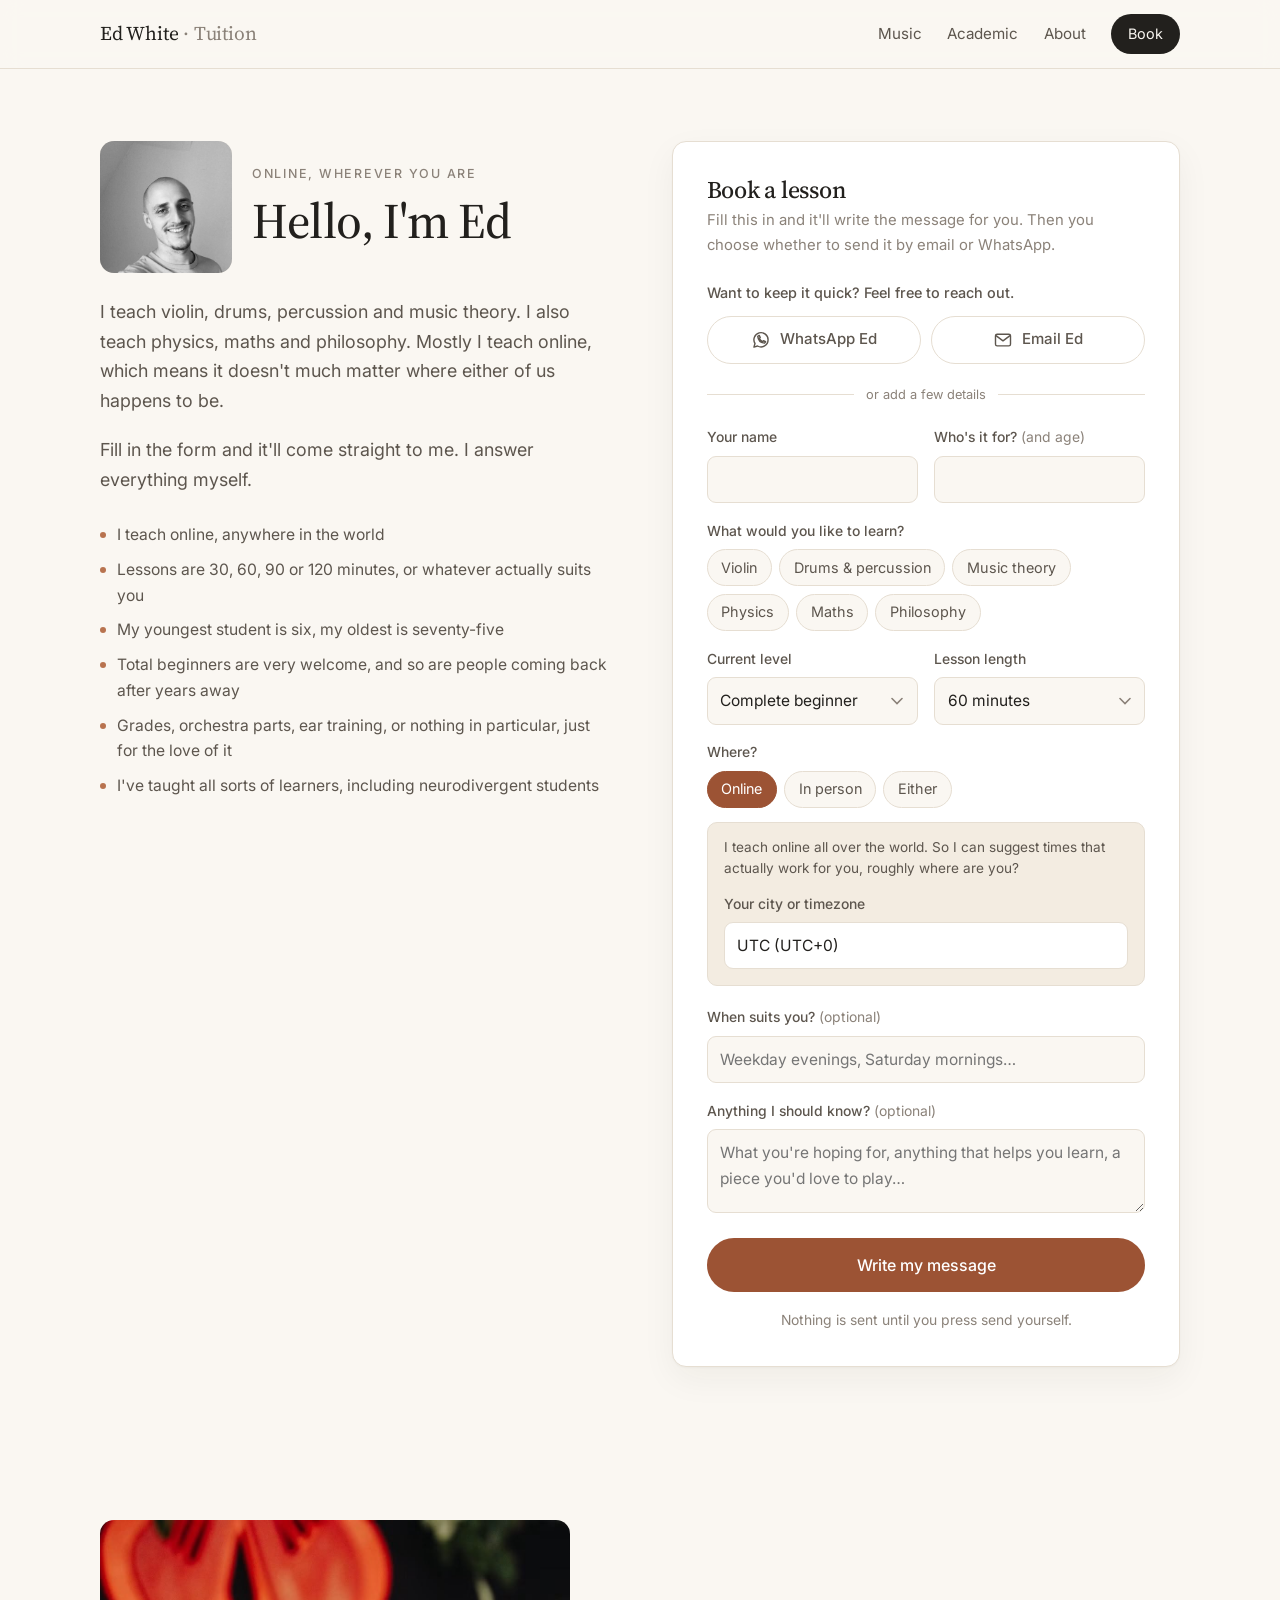
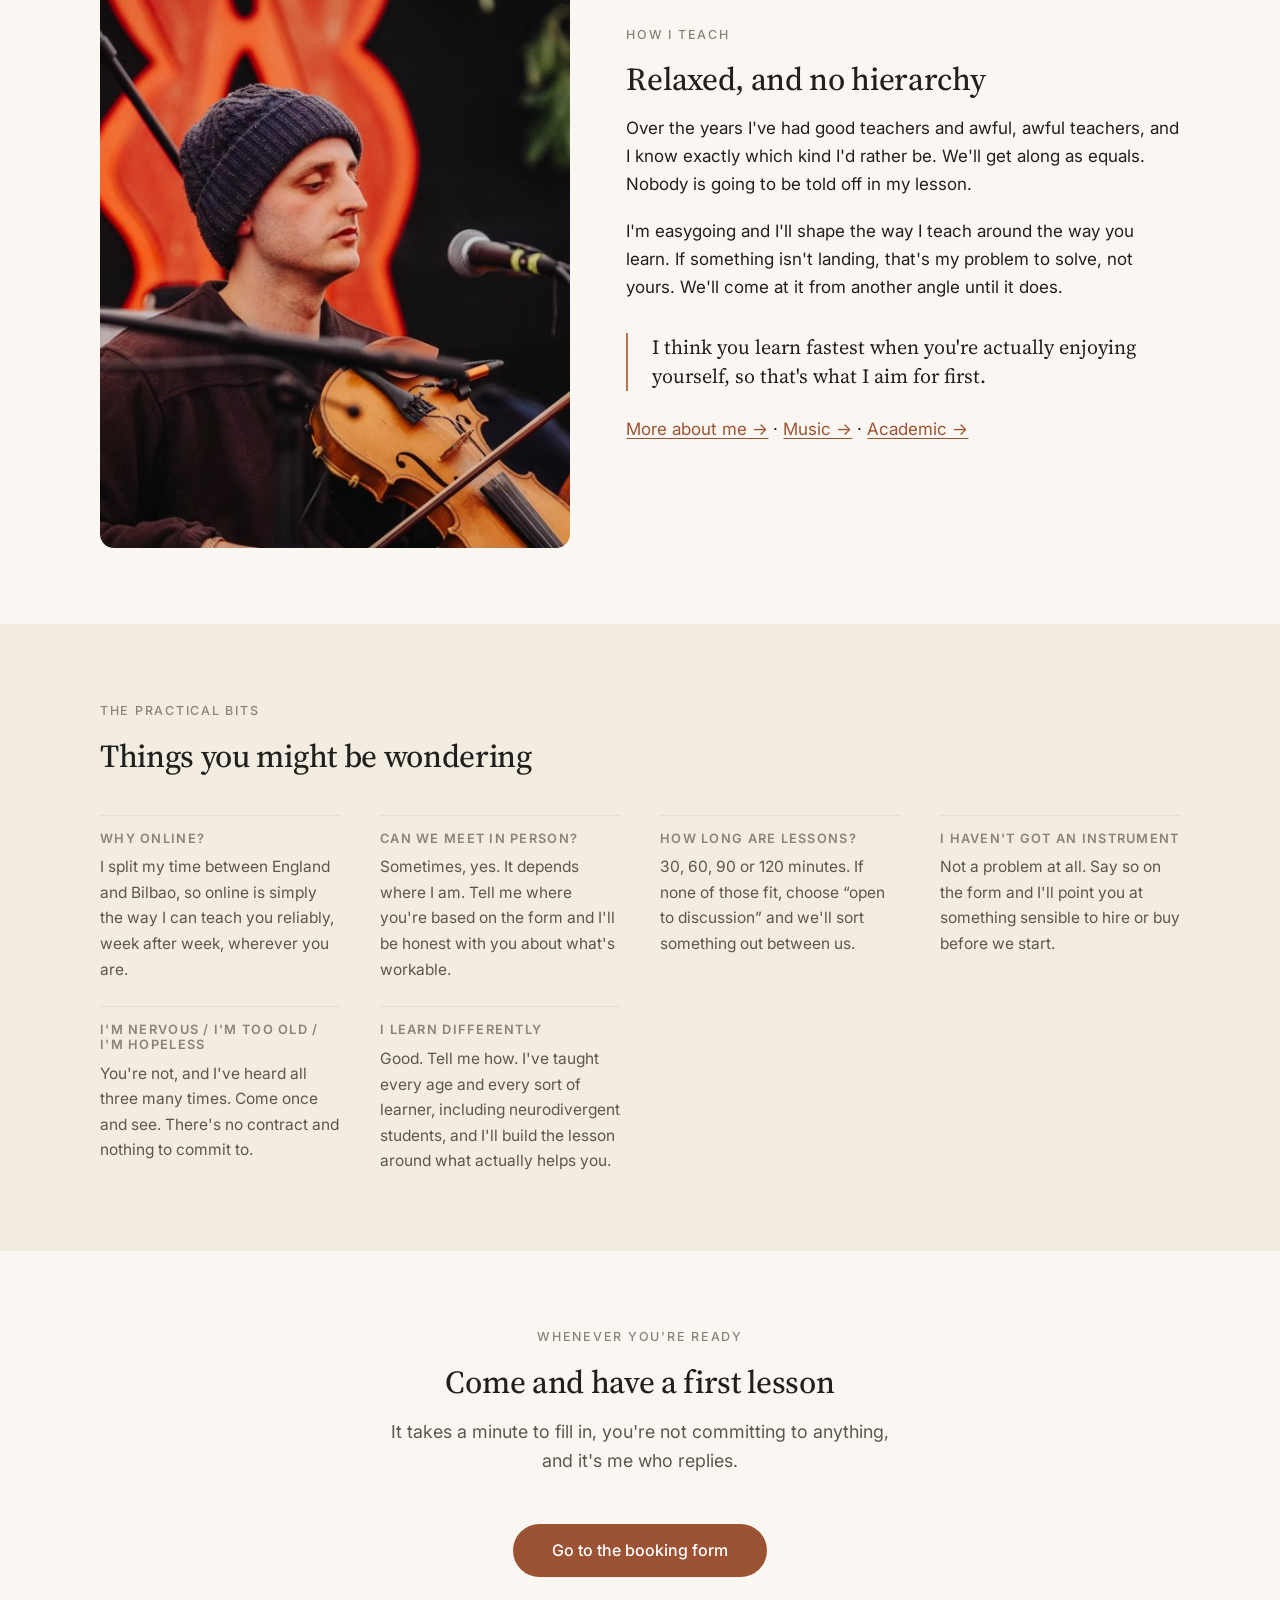
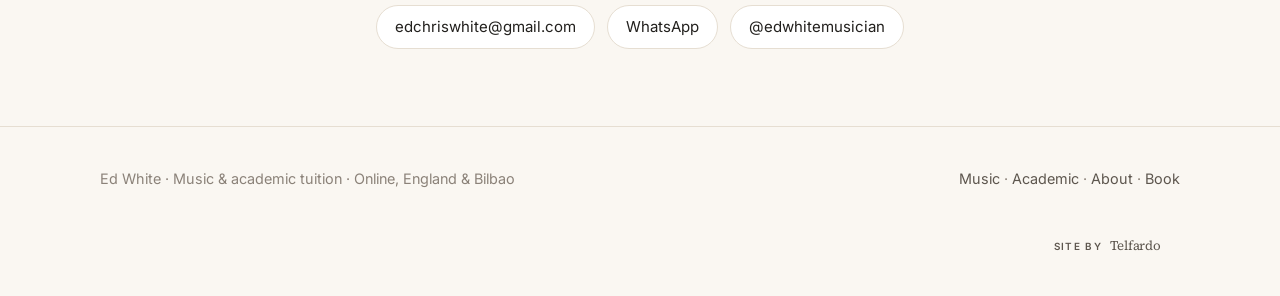
<file: index.html>
<!doctype html>
<html lang="en-GB">
<head>
<meta charset="utf-8">
<meta name="viewport" content="width=device-width, initial-scale=1">
<title>Lessons with Ed</title>
<meta name="description" content="I teach violin, drums, percussion and music theory, and physics, maths and philosophy. Mostly online, wherever you are, and in person when I'm in England or Bilbao.">
<link rel="icon" href="favicon.svg" type="image/svg+xml">
<link rel="preconnect" href="https://fonts.googleapis.com">
<link rel="preconnect" href="https://fonts.gstatic.com" crossorigin>
<link href="https://fonts.googleapis.com/css2?family=Inter:wght@400;500;600&family=Source+Serif+4:opsz,wght@8..60,400;8..60,500&display=swap" rel="stylesheet">
<link rel="stylesheet" href="styles.css">
<link rel="stylesheet" href="admin.css">
<script src="content.js" defer></script>
<script src="admin.js" defer></script>
</head>
<body>

<header class="site-head">
  <div class="wrap">
    <a class="brand" href="index.html">Ed White <span>· Tuition</span></a>
    <nav class="nav">
      <a href="music.html">Music</a>
      <a href="academic.html">Academic</a>
      <a href="about.html">About</a>
      <a class="btn-sm" href="#book">Book</a>
    </nav>
  </div>
</header>

<main>

  <!-- Hero: booking form sits where the old slogan used to be -->
  <section class="hero" id="top">
    <div class="wrap hero-grid">

      <div>
        <div class="hero-intro">
          <div class="portrait photo" data-placeholder="ed-portrait.jpeg">
            <img src="images/ed-portrait.jpeg" alt="Portrait of Ed White, smiling" loading="eager" onerror="this.parentNode.classList.add('is-empty')">
          </div>
          <div>
            <p class="eyebrow">Online, wherever you are</p>
            <h1>Hello, I'm Ed</h1>
          </div>
        </div>

        <p class="lede">
          I teach violin, drums, percussion and music theory. I also teach physics, maths
          and philosophy. Mostly I teach online, which means it doesn't much matter where
          either of us happens to be.
        </p>

        <p class="lede" style="margin-top:1.1rem">
          Fill in the form and it'll come straight to me. I answer everything myself.
        </p>

        <ul class="facts">
          <li>I teach online, anywhere in the world</li>
          <li>Lessons are 30, 60, 90 or 120 minutes, or whatever actually suits you</li>
          <li>My youngest student is six, my oldest is seventy-five</li>
          <li>Total beginners are very welcome, and so are people coming back after years away</li>
          <li>Grades, orchestra parts, ear training, or nothing in particular, just for the love of it</li>
          <li>I've taught all sorts of learners, including neurodivergent students</li>
        </ul>
      </div>

      <!-- Booking form -->
      <div class="booking" id="book">
        <h2>Book a lesson</h2>
        <p class="form-note">Fill this in and it'll write the message for you. Then you choose whether to send it by email or WhatsApp.</p>

        <div class="quick-contact">
          <p>Want to keep it quick? Feel free to reach out.</p>
          <div class="quick-contact-actions" role="group" aria-label="Contact Ed">
            <a class="btn btn-ghost" href="https://wa.me/447710241930?text=Hi%20Ed%2C%20I%E2%80%99m%20interested%20in%20lessons%20and%20would%20like%20to%20find%20out%20more.%20Could%20you%20let%20me%20know%20about%20availability%20and%20prices%3F%20Thanks!">
              <svg class="quick-contact-icon" viewBox="0 0 24 24" aria-hidden="true">
                <path d="M20.5 11.8a8.5 8.5 0 0 1-12.6 7.4l-4.4 1.3 1.3-4.3a8.5 8.5 0 1 1 15.7-4.4Z"/>
                <path d="M8.1 7.6c.5 4.4 3.8 7.7 8.2 8.2l1.2-1.7-2.5-1.2-.9 1.1c-1.8-.7-3.4-2.3-4.1-4.1l1.1-.9-1.2-2.5-1.8 1.1Z"/>
              </svg>
              WhatsApp Ed
            </a>
            <a class="btn btn-ghost" href="mailto:edchriswhite@gmail.com?subject=Lesson%20enquiry&amp;body=Hi%20Ed%2C%20I%E2%80%99m%20interested%20in%20lessons%20and%20would%20like%20to%20find%20out%20more.%20Could%20you%20let%20me%20know%20about%20availability%20and%20prices%3F%20Thanks!">
              <svg class="quick-contact-icon" viewBox="0 0 24 24" aria-hidden="true">
                <rect x="3" y="5" width="18" height="14" rx="2"/>
                <path d="m4 7 8 6 8-6"/>
              </svg>
              Email Ed
            </a>
          </div>
          <div class="form-divider"><span>or add a few details</span></div>
        </div>

        <form id="booking-form" novalidate>

          <div class="field-row">
            <div class="field">
              <label for="name">Your name</label>
              <input type="text" id="name" name="name" autocomplete="name" required>
            </div>
            <div class="field">
              <label for="student">Who's it for? <span class="opt">(and age)</span></label>
              <input type="text" id="student" name="student">
            </div>
          </div>

          <div class="field">
            <label>What would you like to learn?</label>
            <div class="chips" id="subjects">
              <input type="checkbox" id="s-violin" value="Violin"><label for="s-violin">Violin</label>
              <input type="checkbox" id="s-drums" value="Drums &amp; percussion"><label for="s-drums">Drums &amp; percussion</label>
              <input type="checkbox" id="s-theory" value="Music theory"><label for="s-theory">Music theory</label>
              <input type="checkbox" id="s-physics" value="Physics"><label for="s-physics">Physics</label>
              <input type="checkbox" id="s-maths" value="Maths"><label for="s-maths">Maths</label>
              <input type="checkbox" id="s-phil" value="Philosophy"><label for="s-phil">Philosophy</label>
            </div>
          </div>

          <div class="field-row">
            <div class="field">
              <label for="level">Current level</label>
              <select id="level" name="level">
                <option>Complete beginner</option>
                <option>A little experience</option>
                <option>Returning after a break</option>
                <option>Intermediate</option>
                <option>Advanced</option>
                <option>Working towards a grade or exam</option>
              </select>
            </div>
            <div class="field">
              <label for="length">Lesson length</label>
              <select id="length" name="length">
                <option>30 minutes</option>
                <option selected>60 minutes</option>
                <option>90 minutes</option>
                <option>120 minutes</option>
                <option>Open to discussion</option>
              </select>
            </div>
          </div>

          <div class="field">
            <label>Where?</label>
            <div class="chips" id="where">
              <input type="radio" name="where" id="w-online" value="Online" checked><label for="w-online">Online</label>
              <input type="radio" name="where" id="w-person" value="In person"><label for="w-person">In person</label>
              <input type="radio" name="where" id="w-either" value="Either, happy to discuss"><label for="w-either">Either</label>
            </div>
          </div>

          <!-- I split my time between England and Bilbao, so the useful
               follow-up question depends on the answer above. -->
          <div class="field-reveal" id="reveal-online">
            <p class="reveal-note">
              I teach online all over the world. So I can suggest times that actually work
              for you, roughly where are you?
            </p>
            <div class="field">
              <label for="timezone">Your city or timezone</label>
              <input type="text" id="timezone" name="timezone" placeholder="Detecting…">
            </div>
          </div>

          <div class="field-reveal" id="reveal-person" hidden>
            <p class="reveal-note">
              I move between <strong>England and Bilbao</strong>, so lessons in the same room
              depend on where I am at the time. Tell me where you are and I'll let you know
              when I'm next nearby. If the timing doesn't work, online always does.
            </p>
            <div class="field">
              <label for="based">Where are you based?</label>
              <input type="text" id="based" name="based" placeholder="Town or city">
            </div>
          </div>

          <div class="field">
            <label for="when">When suits you? <span class="opt">(optional)</span></label>
            <input type="text" id="when" name="when" placeholder="Weekday evenings, Saturday mornings…">
          </div>

          <div class="field">
            <label for="notes">Anything I should know? <span class="opt">(optional)</span></label>
            <textarea id="notes" name="notes" placeholder="What you're hoping for, anything that helps you learn, a piece you'd love to play…"></textarea>
          </div>

          <button type="submit" class="btn btn-primary">Write my message</button>
          <p class="form-foot">Nothing is sent until you press send yourself.</p>
        </form>

        <div class="preview" id="preview" hidden>
          <h3>Your message</h3>
          <pre id="preview-text"></pre>
          <div class="preview-actions">
            <a class="btn btn-dark" id="send-email" href="#">Send by email</a>
            <a class="btn btn-primary" id="send-whatsapp" href="#">Send on WhatsApp</a>
            <button type="button" class="btn btn-ghost" id="copy-message">Copy the message instead</button>
          </div>
          <p class="preview-hint">
            “Send by email” opens whichever mail app your device is set up to use.
            If that isn't where you read your email, open
            <a href="#" id="send-gmail" target="_blank" rel="noopener">Gmail</a> or
            <a href="#" id="send-outlook" target="_blank" rel="noopener">Outlook</a> instead.
          </p>
          <p class="preview-hint">
            <strong>Using something else?</strong> Press <em>Copy the message</em> above, then paste it
            into a new email to <a href="mailto:edchriswhite@gmail.com">edchriswhite@gmail.com</a>.
            That works whatever you use. Or send it on WhatsApp to
            <a href="https://wa.me/447710241930">+44 7710 241930</a>.
          </p>
        </div>
      </div>

    </div>
  </section>

  <!-- What I teach -->
  <!-- What lessons are like -->
  <section id="how-i-teach">
    <div class="wrap about-grid">

      <div class="about-photo photo" data-placeholder="Add images/ed-playing-live.jpeg">
        <img src="images/ed-playing-live.jpeg" alt="Ed White playing the violin on stage" loading="lazy" onerror="this.parentNode.classList.add('is-empty')">
      </div>

      <div>
        <p class="eyebrow">How I teach</p>
        <h2>Relaxed, and no hierarchy</h2>
        <p>
          Over the years I've had good teachers and awful, awful teachers, and I know exactly
          which kind I'd rather be. We'll get along as equals. Nobody is going to be told off
          in my lesson.
        </p>
        <p>
          I'm easygoing and I'll shape the way I teach around the way you learn. If something
          isn't landing, that's my problem to solve, not yours. We'll come at it from another
          angle until it does.
        </p>
        <p class="quote">I think you learn fastest when you're actually enjoying yourself, so that's what I aim for first.</p>
        <p style="margin-top:1.5rem">
          <a href="about.html">More about me →</a> ·
          <a href="music.html">Music →</a> ·
          <a href="academic.html">Academic →</a>
        </p>
      </div>

    </div>
  </section>

  <!-- The practical bits -->
  <section id="practical" class="section-alt">
    <div class="wrap">
      <div class="section-head">
        <p class="eyebrow">The practical bits</p>
        <h2>Things you might be wondering</h2>
      </div>

      <div class="detail-rows">
        <div>
          <h3>Why online?</h3>
          <p>I split my time between England and Bilbao, so online is simply the way I can teach you reliably, week after week, wherever you are.</p>
        </div>
        <div>
          <h3>Can we meet in person?</h3>
          <p>Sometimes, yes. It depends where I am. Tell me where you're based on the form and I'll be honest with you about what's workable.</p>
        </div>
        <div>
          <h3>How long are lessons?</h3>
          <p>30, 60, 90 or 120 minutes. If none of those fit, choose “open to discussion” and we'll sort something out between us.</p>
        </div>
        <div>
          <h3>I haven't got an instrument</h3>
          <p>Not a problem at all. Say so on the form and I'll point you at something sensible to hire or buy before we start.</p>
        </div>
        <div>
          <h3>I'm nervous / I'm too old / I'm hopeless</h3>
          <p>You're not, and I've heard all three many times. Come once and see. There's no contract and nothing to commit to.</p>
        </div>
        <div>
          <h3>I learn differently</h3>
          <p>Good. Tell me how. I've taught every age and every sort of learner, including neurodivergent students, and I'll build the lesson around what actually helps you.</p>
        </div>
      </div>
    </div>
  </section>

  <!-- Closing CTA -->
  <section id="cta">
    <div class="wrap cta-band">
      <p class="eyebrow">Whenever you're ready</p>
      <h2>Come and have a first lesson</h2>
      <p class="lede">It takes a minute to fill in, you're not committing to anything, and it's me who replies.</p>
      <a class="btn btn-primary" href="#book">Go to the booking form</a>

      <div class="contact-strip">
        <a href="mailto:edchriswhite@gmail.com">edchriswhite@gmail.com</a>
        <a href="https://wa.me/447710241930">WhatsApp</a>
        <a href="https://instagram.com/edwhitemusician" target="_blank" rel="noopener">@edwhitemusician</a>
      </div>
    </div>
  </section>

</main>

<footer class="site-foot">
  <div class="wrap">
    <p>Ed White · Music &amp; academic tuition · Online, England &amp; Bilbao</p>
    <p><a href="music.html">Music</a> · <a href="academic.html">Academic</a> · <a href="about.html">About</a> · <a href="#book">Book</a></p>
    <p class="credit"><a href="https://telfardo.com" rel="noopener"><span class="swap"><span class="front">Site by</span><span class="back">Need one?</span></span><span class="me">Telfardo</span><span class="swap arrow"><span class="front"></span><span class="back">&rarr;</span></span></a></p>
  </div>
</footer>

<script src="script.js"></script>
</body>
</html>
</file>
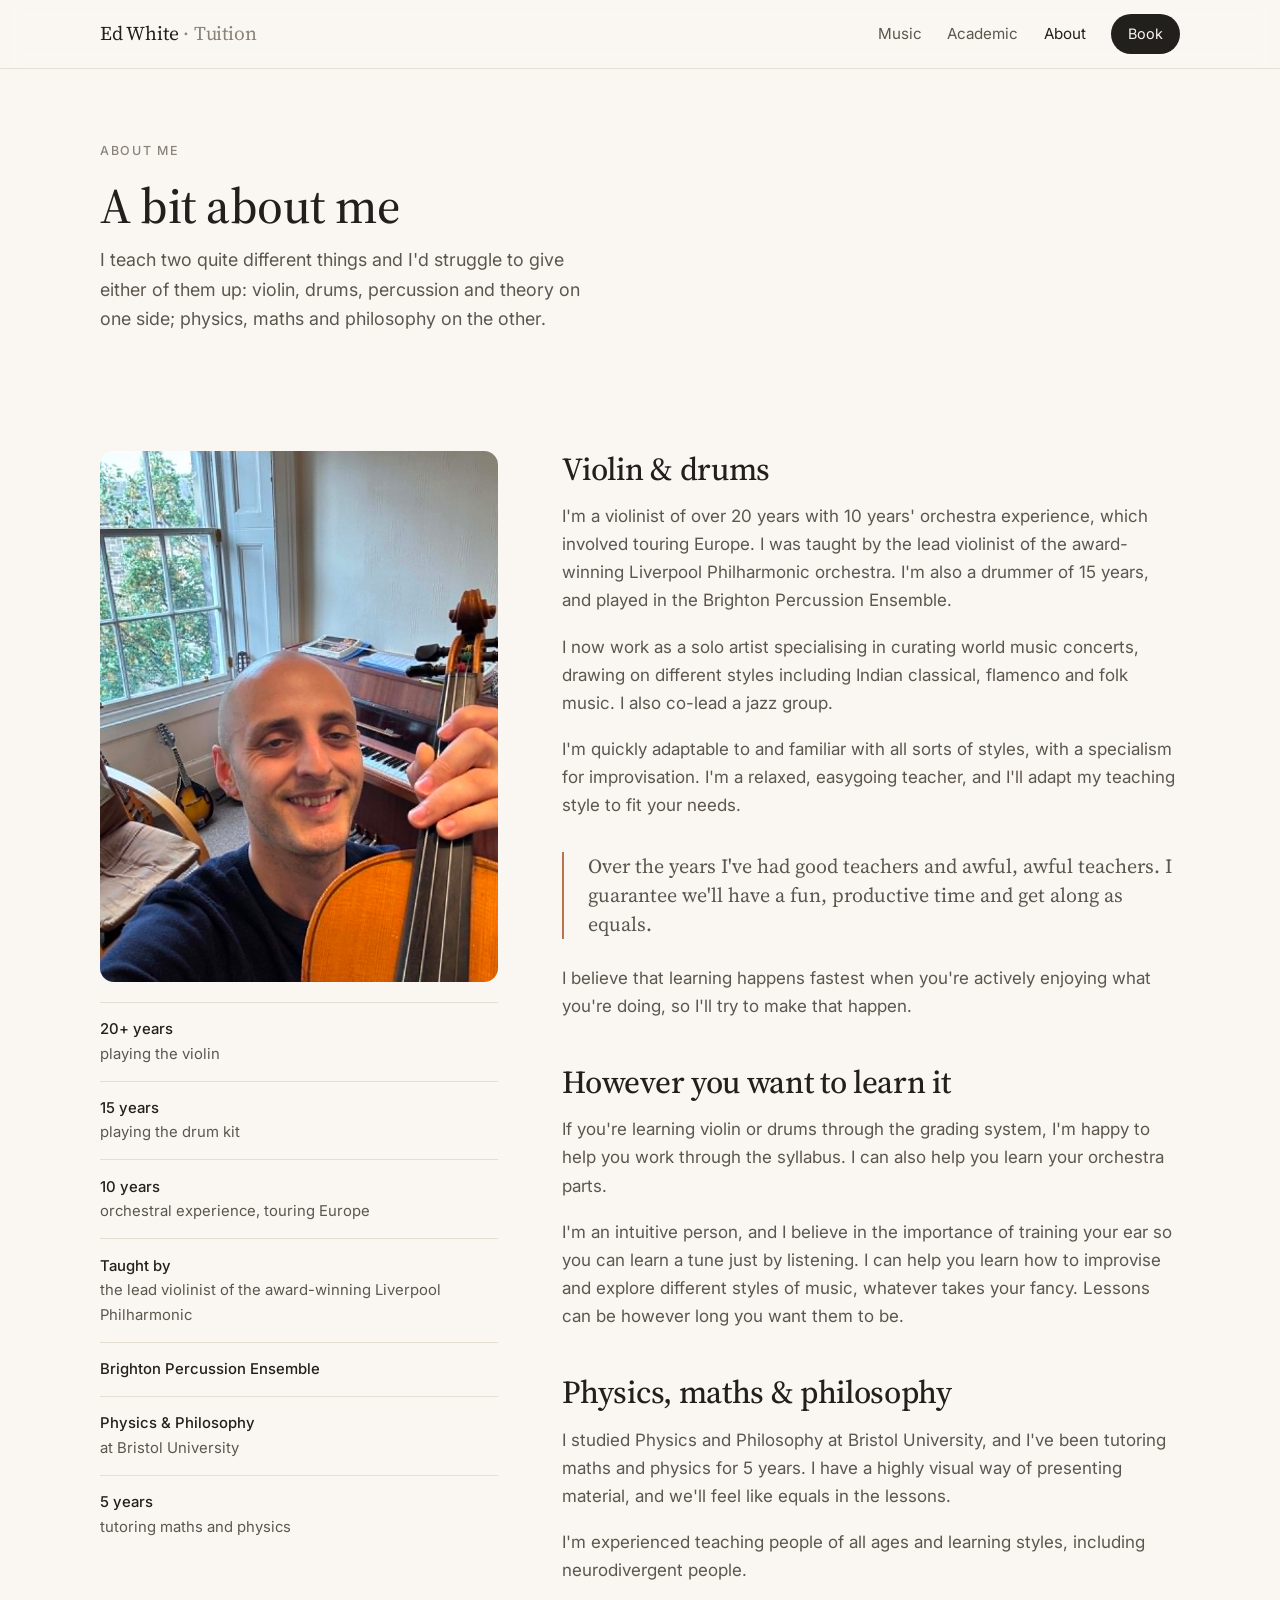
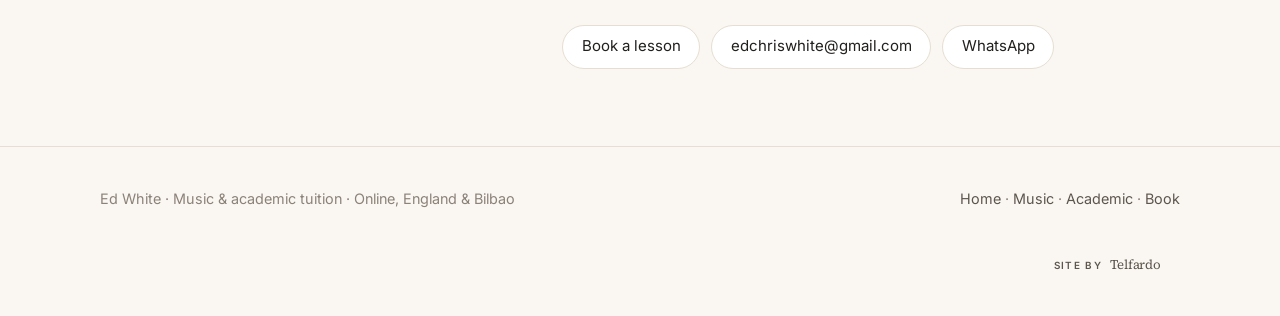
<file: about.html>
<!doctype html>
<html lang="en-GB">
<head>
<meta charset="utf-8">
<meta name="viewport" content="width=device-width, initial-scale=1">
<title>About Ed</title>
<meta name="description" content="Ed White: violinist of over 20 years, drummer of 15, taught by the lead violinist of the Liverpool Philharmonic. Physics and Philosophy at Bristol, five years tutoring maths and physics.">
<link rel="icon" href="favicon.svg" type="image/svg+xml">
<link rel="preconnect" href="https://fonts.googleapis.com">
<link rel="preconnect" href="https://fonts.gstatic.com" crossorigin>
<link href="https://fonts.googleapis.com/css2?family=Inter:wght@400;500;600&family=Source+Serif+4:opsz,wght@8..60,400;8..60,500&display=swap" rel="stylesheet">
<link rel="stylesheet" href="styles.css">
<link rel="stylesheet" href="admin.css">
<script src="content.js" defer></script>
<script src="admin.js" defer></script>
</head>
<body>

<header class="site-head">
  <div class="wrap">
    <a class="brand" href="index.html">Ed White <span>· Tuition</span></a>
    <nav class="nav">
      <a href="music.html">Music</a>
      <a href="academic.html">Academic</a>
      <a href="about.html" aria-current="page">About</a>
      <a class="btn-sm" href="index.html#book">Book</a>
    </nav>
  </div>
</header>

<main>

  <section class="hero" id="about-top" style="padding-bottom:0">
    <div class="wrap">
      <div class="section-head">
        <p class="eyebrow">About me</p>
        <h1>A bit about me</h1>
        <p class="lede">
          I teach two quite different things and I'd struggle to give either of them up:
          violin, drums, percussion and theory on one side; physics, maths and
          philosophy on the other.
        </p>
      </div>
    </div>
  </section>

  <section id="about-story">
    <div class="wrap prose-split">

      <aside class="prose-aside">
        <div class="photo" data-placeholder="Add images/ed-smiling-holding-violin.jpeg">
          <img src="images/ed-smiling-holding-violin.jpeg" alt="Ed White smiling with his violin in his teaching room" loading="lazy" onerror="this.parentNode.classList.add('is-empty')">
        </div>
        <ul class="credentials">
          <li><strong>20+ years</strong> playing the violin</li>
          <li><strong>15 years</strong> playing the drum kit</li>
          <li><strong>10 years</strong> orchestral experience, touring Europe</li>
          <li><strong>Taught by</strong> the lead violinist of the award-winning Liverpool Philharmonic</li>
          <li><strong>Brighton Percussion Ensemble</strong></li>
          <li><strong>Physics &amp; Philosophy</strong> at Bristol University</li>
          <li><strong>5 years</strong> tutoring maths and physics</li>
        </ul>
      </aside>

      <div class="prose">

        <h2>Violin &amp; drums</h2>
        <p>
          I'm a violinist of over 20 years with 10 years' orchestra experience, which involved
          touring Europe. I was taught by the lead violinist of the award-winning Liverpool
          Philharmonic orchestra. I'm also a drummer of 15 years, and played in the Brighton
          Percussion Ensemble.
        </p>
        <p>
          I now work as a solo artist specialising in curating world music concerts, drawing on
          different styles including Indian classical, flamenco and folk music. I also co-lead a
          jazz group.
        </p>
        <p>
          I'm quickly adaptable to and familiar with all sorts of styles, with a specialism for
          improvisation. I'm a relaxed, easygoing teacher, and I'll adapt my teaching style to fit
          your needs.
        </p>

        <p class="quote">
          Over the years I've had good teachers and awful, awful teachers. I guarantee we'll have a
          fun, productive time and get along as equals.
        </p>

        <p style="margin-top:1.6rem">
          I believe that learning happens fastest when you're actively enjoying what you're doing,
          so I'll try to make that happen.
        </p>

        <h2>However you want to learn it</h2>
        <p>
          If you're learning violin or drums through the grading system, I'm happy to help you work
          through the syllabus. I can also help you learn your orchestra parts.
        </p>
        <p>
          I'm an intuitive person, and I believe in the importance of training your ear so you can
          learn a tune just by listening. I can help you learn how to improvise and explore
          different styles of music, whatever takes your fancy. Lessons can be however long you
          want them to be.
        </p>

        <h2>Physics, maths &amp; philosophy</h2>
        <p>
          I studied Physics and Philosophy at Bristol University, and I've been tutoring maths and
          physics for 5 years. I have a highly visual way of presenting material, and we'll feel
          like equals in the lessons.
        </p>
        <p>
          I'm experienced teaching people of all ages and learning styles, including neurodivergent
          people.
        </p>

        <div class="contact-strip" style="margin-top:2.5rem">
          <a href="index.html#book">Book a lesson</a>
          <a href="mailto:edchriswhite@gmail.com">edchriswhite@gmail.com</a>
          <a href="https://wa.me/447710241930">WhatsApp</a>
        </div>

      </div>
    </div>
  </section>

</main>

<footer class="site-foot">
  <div class="wrap">
    <p>Ed White · Music &amp; academic tuition · Online, England &amp; Bilbao</p>
    <p><a href="index.html">Home</a> · <a href="music.html">Music</a> · <a href="academic.html">Academic</a> · <a href="index.html#book">Book</a></p>
    <p class="credit"><a href="https://telfardo.com" rel="noopener"><span class="swap"><span class="front">Site by</span><span class="back">Need one?</span></span><span class="me">Telfardo</span><span class="swap arrow"><span class="front"></span><span class="back">&rarr;</span></span></a></p>
  </div>
</footer>

<script src="script.js"></script>
</body>
</html>
</file>
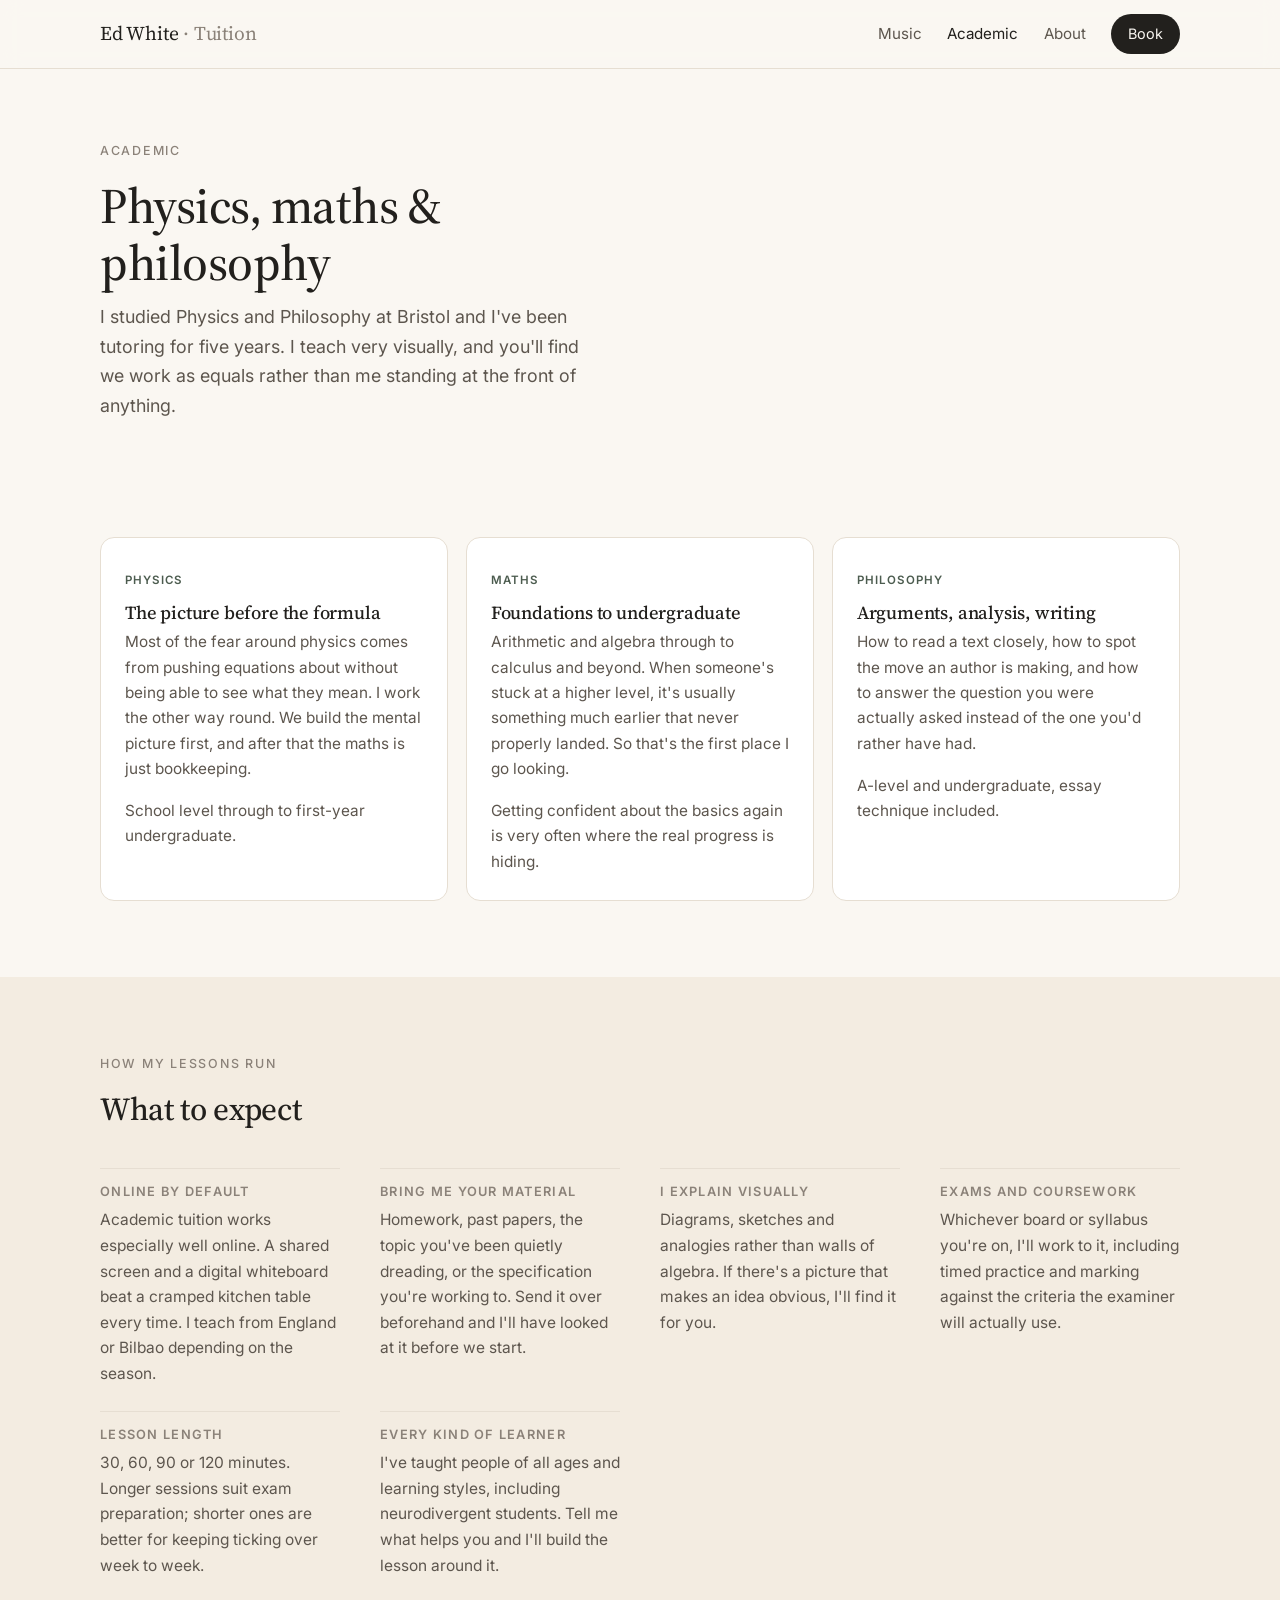
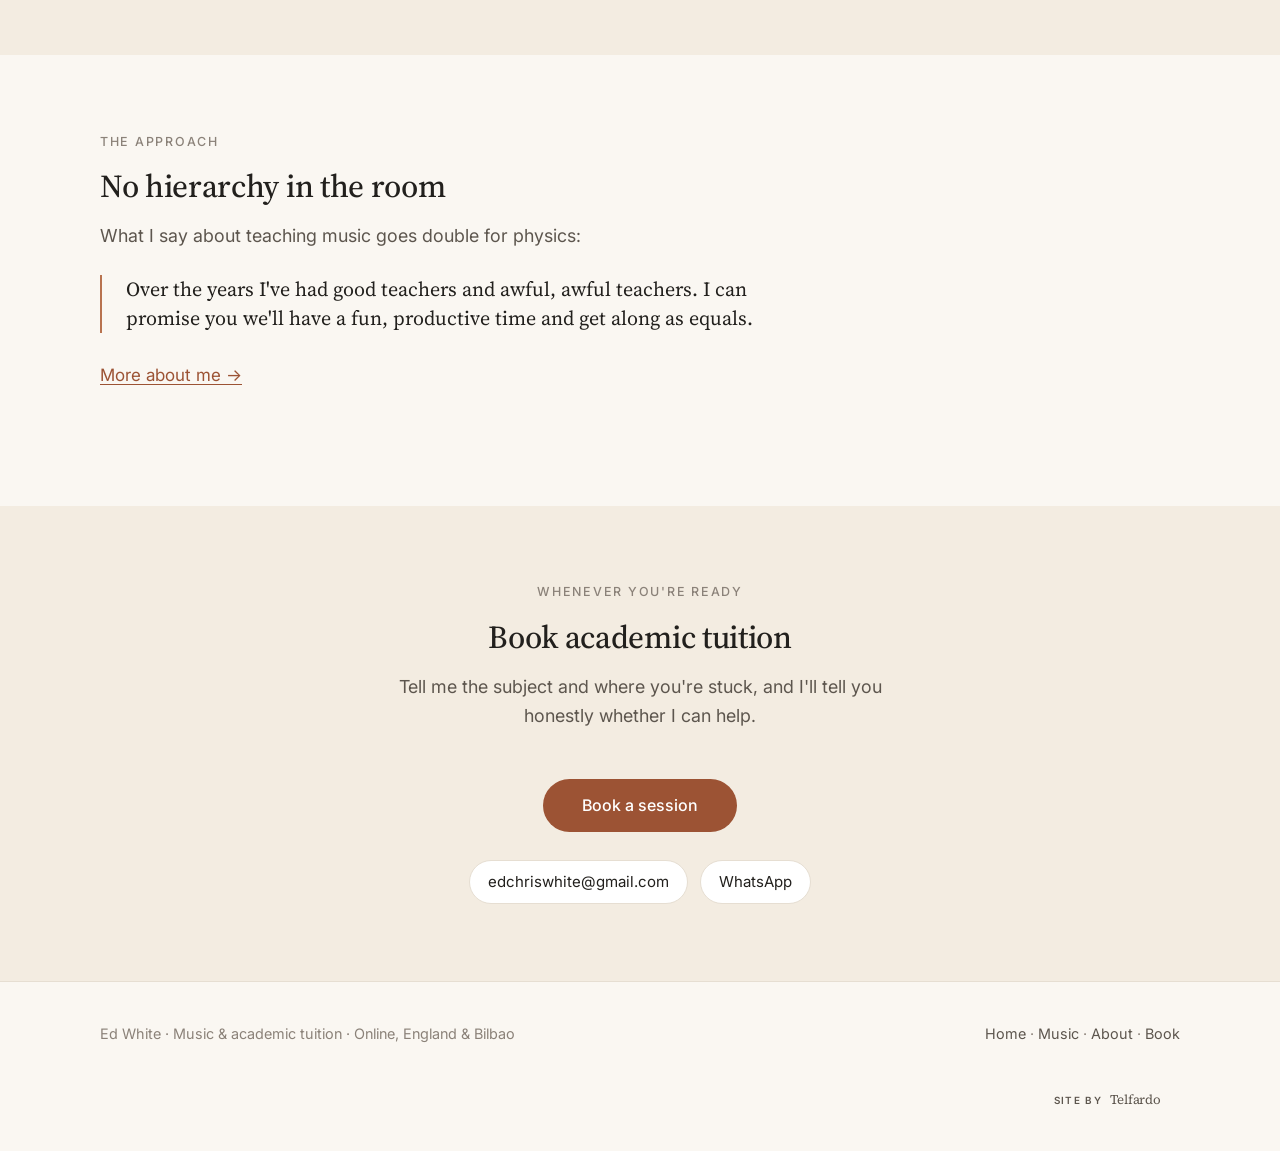
<file: academic.html>
<!doctype html>
<html lang="en-GB">
<head>
<meta charset="utf-8">
<meta name="viewport" content="width=device-width, initial-scale=1">
<title>Academic Tuition</title>
<meta name="description" content="Physics, maths and philosophy tuition with Ed White. Ed studied Physics and Philosophy at Bristol and has five years of tutoring experience and a highly visual way of teaching. Online worldwide.">
<link rel="icon" href="favicon.svg" type="image/svg+xml">
<link rel="preconnect" href="https://fonts.googleapis.com">
<link rel="preconnect" href="https://fonts.gstatic.com" crossorigin>
<link href="https://fonts.googleapis.com/css2?family=Inter:wght@400;500;600&family=Source+Serif+4:opsz,wght@8..60,400;8..60,500&display=swap" rel="stylesheet">
<link rel="stylesheet" href="styles.css">
<link rel="stylesheet" href="admin.css">
<script src="content.js" defer></script>
<script src="admin.js" defer></script>
</head>
<body>

<header class="site-head">
  <div class="wrap">
    <a class="brand" href="index.html">Ed White <span>· Tuition</span></a>
    <nav class="nav">
      <a href="music.html">Music</a>
      <a href="academic.html" aria-current="page">Academic</a>
      <a href="about.html">About</a>
      <a class="btn-sm" href="index.html#book">Book</a>
    </nav>
  </div>
</header>

<main>

  <section class="hero" id="ac-top" style="padding-bottom:0">
    <div class="wrap">
      <div class="section-head">
        <p class="eyebrow">Academic</p>
        <h1>Physics, maths &amp; philosophy</h1>
        <p class="lede">
          I studied Physics and Philosophy at Bristol and I've been tutoring for five years.
          I teach very visually, and you'll find we work as equals rather than me standing
          at the front of anything.
        </p>
      </div>
    </div>
  </section>

  <section id="ac-subjects">
    <div class="wrap">
      <div class="cards">
        <article class="card">
          <span class="tag academic">Physics</span>
          <h3>The picture before the formula</h3>
          <p>
            Most of the fear around physics comes from pushing equations about without being able
            to see what they mean. I work the other way round. We build the mental picture first,
            and after that the maths is just bookkeeping.
          </p>
          <p>School level through to first-year undergraduate.</p>
        </article>

        <article class="card">
          <span class="tag academic">Maths</span>
          <h3>Foundations to undergraduate</h3>
          <p>
            Arithmetic and algebra through to calculus and beyond. When someone's stuck at a
            higher level, it's usually something much earlier that never properly landed. So
            that's the first place I go looking.
          </p>
          <p>Getting confident about the basics again is very often where the real progress is hiding.</p>
        </article>

        <article class="card">
          <span class="tag academic">Philosophy</span>
          <h3>Arguments, analysis, writing</h3>
          <p>
            How to read a text closely, how to spot the move an author is making, and how to
            answer the question you were actually asked instead of the one you'd rather have had.
          </p>
          <p>A-level and undergraduate, essay technique included.</p>
        </article>
      </div>
    </div>
  </section>

  <section id="ac-how" class="section-alt">
    <div class="wrap">
      <div class="section-head">
        <p class="eyebrow">How my lessons run</p>
        <h2>What to expect</h2>
      </div>

      <div class="detail-rows">
        <div>
          <h3>Online by default</h3>
          <p>Academic tuition works especially well online. A shared screen and a digital whiteboard beat a cramped kitchen table every time. I teach from England or Bilbao depending on the season.</p>
        </div>
        <div>
          <h3>Bring me your material</h3>
          <p>Homework, past papers, the topic you've been quietly dreading, or the specification you're working to. Send it over beforehand and I'll have looked at it before we start.</p>
        </div>
        <div>
          <h3>I explain visually</h3>
          <p>Diagrams, sketches and analogies rather than walls of algebra. If there's a picture that makes an idea obvious, I'll find it for you.</p>
        </div>
        <div>
          <h3>Exams and coursework</h3>
          <p>Whichever board or syllabus you're on, I'll work to it, including timed practice and marking against the criteria the examiner will actually use.</p>
        </div>
        <div>
          <h3>Lesson length</h3>
          <p>30, 60, 90 or 120 minutes. Longer sessions suit exam preparation; shorter ones are better for keeping ticking over week to week.</p>
        </div>
        <div>
          <h3>Every kind of learner</h3>
          <p>I've taught people of all ages and learning styles, including neurodivergent students. Tell me what helps you and I'll build the lesson around it.</p>
        </div>
      </div>
    </div>
  </section>

  <section id="ac-approach">
    <div class="wrap">
      <div class="section-head" style="max-width:60ch">
        <p class="eyebrow">The approach</p>
        <h2>No hierarchy in the room</h2>
        <p class="lede" style="max-width:none">
          What I say about teaching music goes double for physics:
        </p>
        <p class="quote" style="margin-top:1.5rem">
          Over the years I've had good teachers and awful, awful teachers. I can promise you
          we'll have a fun, productive time and get along as equals.
        </p>
        <p style="margin-top:1.75rem"><a href="about.html">More about me →</a></p>
      </div>
    </div>
  </section>

  <section id="ac-cta" class="section-alt">
    <div class="wrap cta-band">
      <p class="eyebrow">Whenever you're ready</p>
      <h2>Book academic tuition</h2>
      <p class="lede">Tell me the subject and where you're stuck, and I'll tell you honestly whether I can help.</p>
      <a class="btn btn-primary" href="index.html#book">Book a session</a>
      <div class="contact-strip">
        <a href="mailto:edchriswhite@gmail.com">edchriswhite@gmail.com</a>
        <a href="https://wa.me/447710241930">WhatsApp</a>
      </div>
    </div>
  </section>

</main>

<footer class="site-foot">
  <div class="wrap">
    <p>Ed White · Music &amp; academic tuition · Online, England &amp; Bilbao</p>
    <p><a href="index.html">Home</a> · <a href="music.html">Music</a> · <a href="about.html">About</a> · <a href="index.html#book">Book</a></p>
    <p class="credit"><a href="https://telfardo.com" rel="noopener"><span class="swap"><span class="front">Site by</span><span class="back">Need one?</span></span><span class="me">Telfardo</span><span class="swap arrow"><span class="front"></span><span class="back">&rarr;</span></span></a></p>
  </div>
</footer>

<script src="script.js"></script>
</body>
</html>
</file>
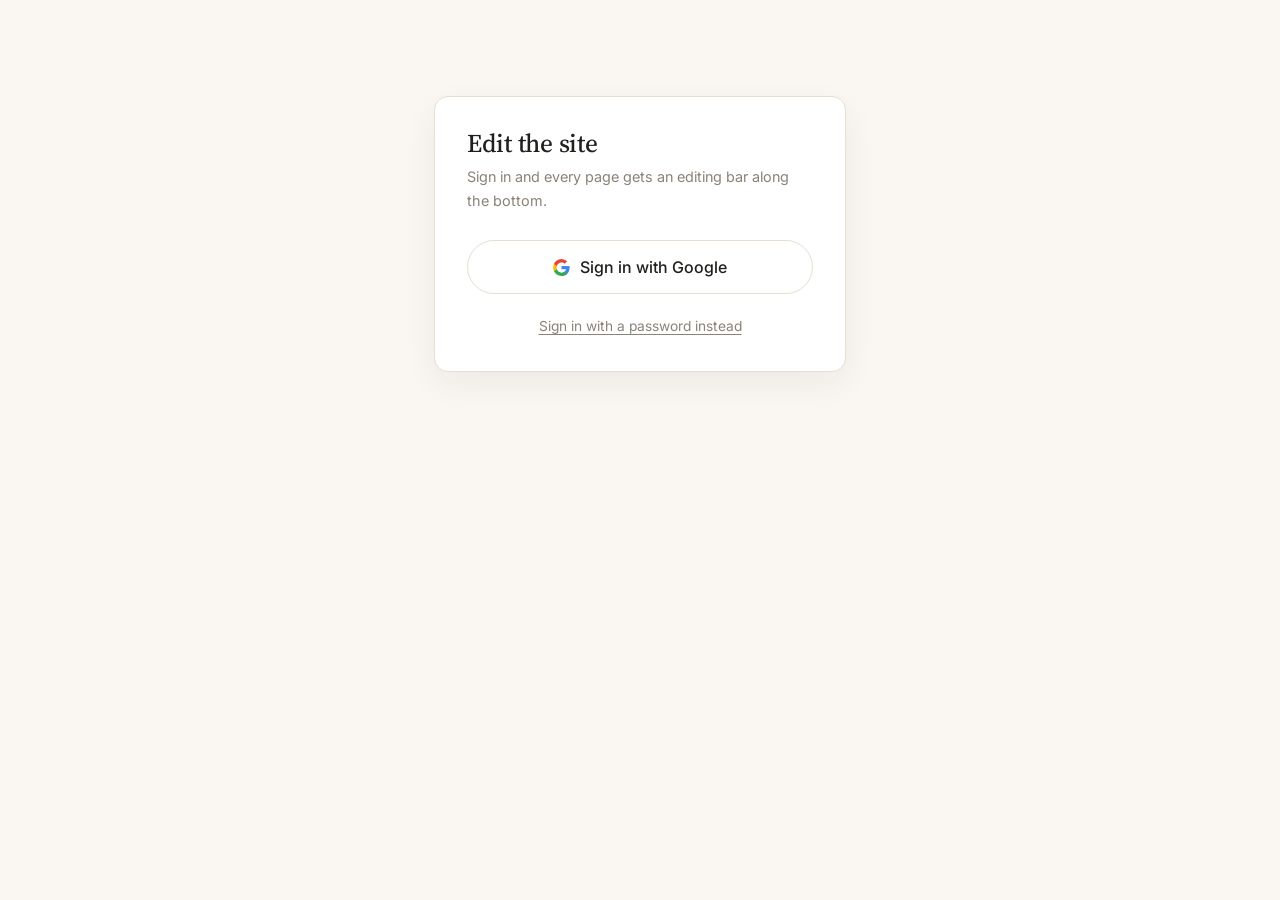
<file: admin.html>
<!doctype html>
<html lang="en-GB">
<head>
<meta charset="utf-8">
<meta name="viewport" content="width=device-width, initial-scale=1">
<meta name="robots" content="noindex, nofollow">
<title>Edit the site</title>
<link rel="icon" href="favicon.svg" type="image/svg+xml">
<link rel="preconnect" href="https://fonts.googleapis.com">
<link rel="preconnect" href="https://fonts.gstatic.com" crossorigin>
<link href="https://fonts.googleapis.com/css2?family=Inter:wght@400;500;600&family=Source+Serif+4:opsz,wght@8..60,400;8..60,500&display=swap" rel="stylesheet">
<link rel="stylesheet" href="styles.css">
<style>
  .admin-wrap { max-width: 460px; margin: 0 auto; padding: clamp(3rem, 10vw, 6rem) 1.5rem; }
  .admin-card { background: #fff; border: 1px solid var(--line); border-radius: var(--radius); padding: 2rem; box-shadow: 0 12px 34px rgba(34,32,29,.06); }
  .admin-card h1 { font-size: 1.6rem; margin-bottom: 0.4rem; }
  .admin-note { font-size: 0.9rem; color: var(--ink-faint); margin-bottom: 1.75rem; }
  .admin-error { color: #a4342a; font-size: 0.88rem; margin-top: 0.9rem; }
  .admin-error[hidden] { display: none; }
  .admin-steps { margin-top: 2rem; font-size: 0.92rem; color: var(--ink-soft); }
  .admin-steps li { margin-bottom: 0.6rem; }
  .btn-google { display:flex; align-items:center; justify-content:center; gap:.6rem; width:100%; background:#fff; border:1px solid var(--line); color:var(--ink); }
  .btn-google:hover { border-color:var(--accent-dim); }
  .admin-alt { margin: 1.1rem 0 0; text-align: center; }
  .admin-alt button { background: none; border: 0; padding: 0; font: inherit; font-size: 0.86rem; color: var(--ink-faint); text-decoration: underline; text-underline-offset: 3px; cursor: pointer; }
  .admin-alt button:hover { color: var(--accent); }
  .admin-password { position: relative; }
  .admin-password input { padding-right: 4.2rem; }
  .admin-password button { position: absolute; top: 50%; right: 0.5rem; transform: translateY(-50%); background: none; border: 0; padding: 0.3rem 0.5rem; font: inherit; font-size: 0.8rem; font-weight: 500; color: var(--ink-faint); cursor: pointer; }
  .admin-password button:hover { color: var(--accent); }
  .admin-warn { margin-top: 2rem; font-size: 0.84rem; color: var(--ink-faint); border-top: 1px solid var(--line); padding-top: 1.25rem; line-height: 1.6; }
</style>
</head>
<body>

<div class="admin-wrap">

  <div class="admin-card" id="login-card">
    <h1>Edit the site</h1>
    <p class="admin-note">Sign in and every page gets an editing bar along the bottom.</p>

    <button type="button" class="btn btn-google" id="google">
      <svg viewBox="0 0 18 18" width="17" height="17" aria-hidden="true"><path fill="#4285F4" d="M17.6 9.2c0-.6-.1-1.2-.2-1.8H9v3.5h4.8a4.1 4.1 0 0 1-1.8 2.7v2.2h2.9c1.7-1.6 2.7-3.9 2.7-6.6z"/><path fill="#34A853" d="M9 18c2.4 0 4.5-.8 6-2.2l-2.9-2.2a5.4 5.4 0 0 1-8-2.8H1.1v2.3A9 9 0 0 0 9 18z"/><path fill="#FBBC05" d="M4.1 10.7a5.4 5.4 0 0 1 0-3.4V5H1.1a9 9 0 0 0 0 8l3-2.3z"/><path fill="#EA4335" d="M9 3.6c1.3 0 2.5.5 3.4 1.3l2.6-2.6A9 9 0 0 0 1.1 5l3 2.3A5.4 5.4 0 0 1 9 3.6z"/></svg>
      Sign in with Google
    </button>

    <p class="admin-alt"><button type="button" id="show-password">Sign in with a password instead</button></p>

    <form id="login-form" hidden>
      <div class="field">
        <label for="u">Email</label>
        <input type="email" id="u" autocomplete="username" autocapitalize="none" spellcheck="false">
      </div>
      <div class="field">
        <label for="p">Password</label>
        <div class="admin-password">
          <input type="password" id="p" autocomplete="current-password">
          <button type="button" id="peek" aria-label="Show password">Show</button>
        </div>
      </div>
      <button type="submit" class="btn btn-primary" id="signin">Sign in</button>
      <p class="admin-error" id="err" hidden></p>
    </form>
  </div>

  <div class="admin-card" id="panel-card" hidden>
    <h1>You're in</h1>
    <p class="admin-note">Open any page and use the bar at the bottom of the screen.</p>

    <ol class="admin-steps">
      <li><strong>Text:</strong> click any heading or paragraph and type over it.</li>
      <li><strong>Photos:</strong> click a photo to change its size, shape and which part of it shows.</li>
      <li><strong>Sections:</strong> move whole blocks up and down the page, hide them, or delete them.</li>
      <li><strong>Photos:</strong> you can also upload a new photo to replace any of them.</li>
      <li><strong>Publish:</strong> puts everything live for everyone, straight away.</li>
    </ol>

    <p style="margin-top:1.75rem">
      <a class="btn btn-primary" href="index.html" style="display:inline-block;width:auto;padding-inline:2rem">Start editing</a>
    </p>

    <p style="margin-top:1.25rem"><a href="#" id="signout">Sign out</a></p>

    <p class="admin-warn">
      Changes stay in this browser until you press <strong>Publish</strong>. Once published
      they are live for everyone immediately. There is nothing to send on and nothing for
      anyone else to do.
    </p>
  </div>

</div>

<script src="content.js"></script>
<script>
(function () {
  var login = document.getElementById('login-card');
  var panel = document.getElementById('panel-card');
  var err = document.getElementById('err');
  var button = document.getElementById('signin');

  function showPanel() {
    login.hidden = true;
    panel.hidden = false;
  }

  // Coming back from Google with tokens in the URL fragment.
  if (window.EDW) window.EDW.auth.collectRedirect();
  if (window.EDW && window.EDW.auth.session()) showPanel();

  document.getElementById('google').addEventListener('click', function () {
    window.EDW.auth.signInWithGoogle();
  });

  var form = document.getElementById('login-form');
  var alt = document.querySelector('.admin-alt');

  document.getElementById('show-password').addEventListener('click', function () {
    form.hidden = false;
    alt.hidden = true;
    document.getElementById('u').focus();
  });

  /* Typing a password you cannot see, into a box you were sent it in, is how
     people end up locked out three times in a row. */
  var field = document.getElementById('p');
  document.getElementById('peek').addEventListener('click', function () {
    var showing = field.type === 'text';
    field.type = showing ? 'password' : 'text';
    this.textContent = showing ? 'Show' : 'Hide';
    this.setAttribute('aria-label', showing ? 'Show password' : 'Hide password');
    field.focus();
  });

  document.getElementById('login-form').addEventListener('submit', function (e) {
    e.preventDefault();
    err.hidden = true;
    button.disabled = true;
    button.textContent = 'Signing in…';

    window.EDW.auth.signIn(
      document.getElementById('u').value.trim(),
      document.getElementById('p').value
    ).then(showPanel).catch(function (error) {
      err.textContent = error.message === 'Invalid login credentials'
        ? 'That email and password do not match.'
        : error.message;
      err.hidden = false;
    }).then(function () {
      button.disabled = false;
      button.textContent = 'Sign in';
    });
  });

  document.getElementById('signout').addEventListener('click', function (e) {
    e.preventDefault();
    window.EDW.auth.signOut();
    location.reload();
  });
})();
</script>
</body>
</html>
</file>
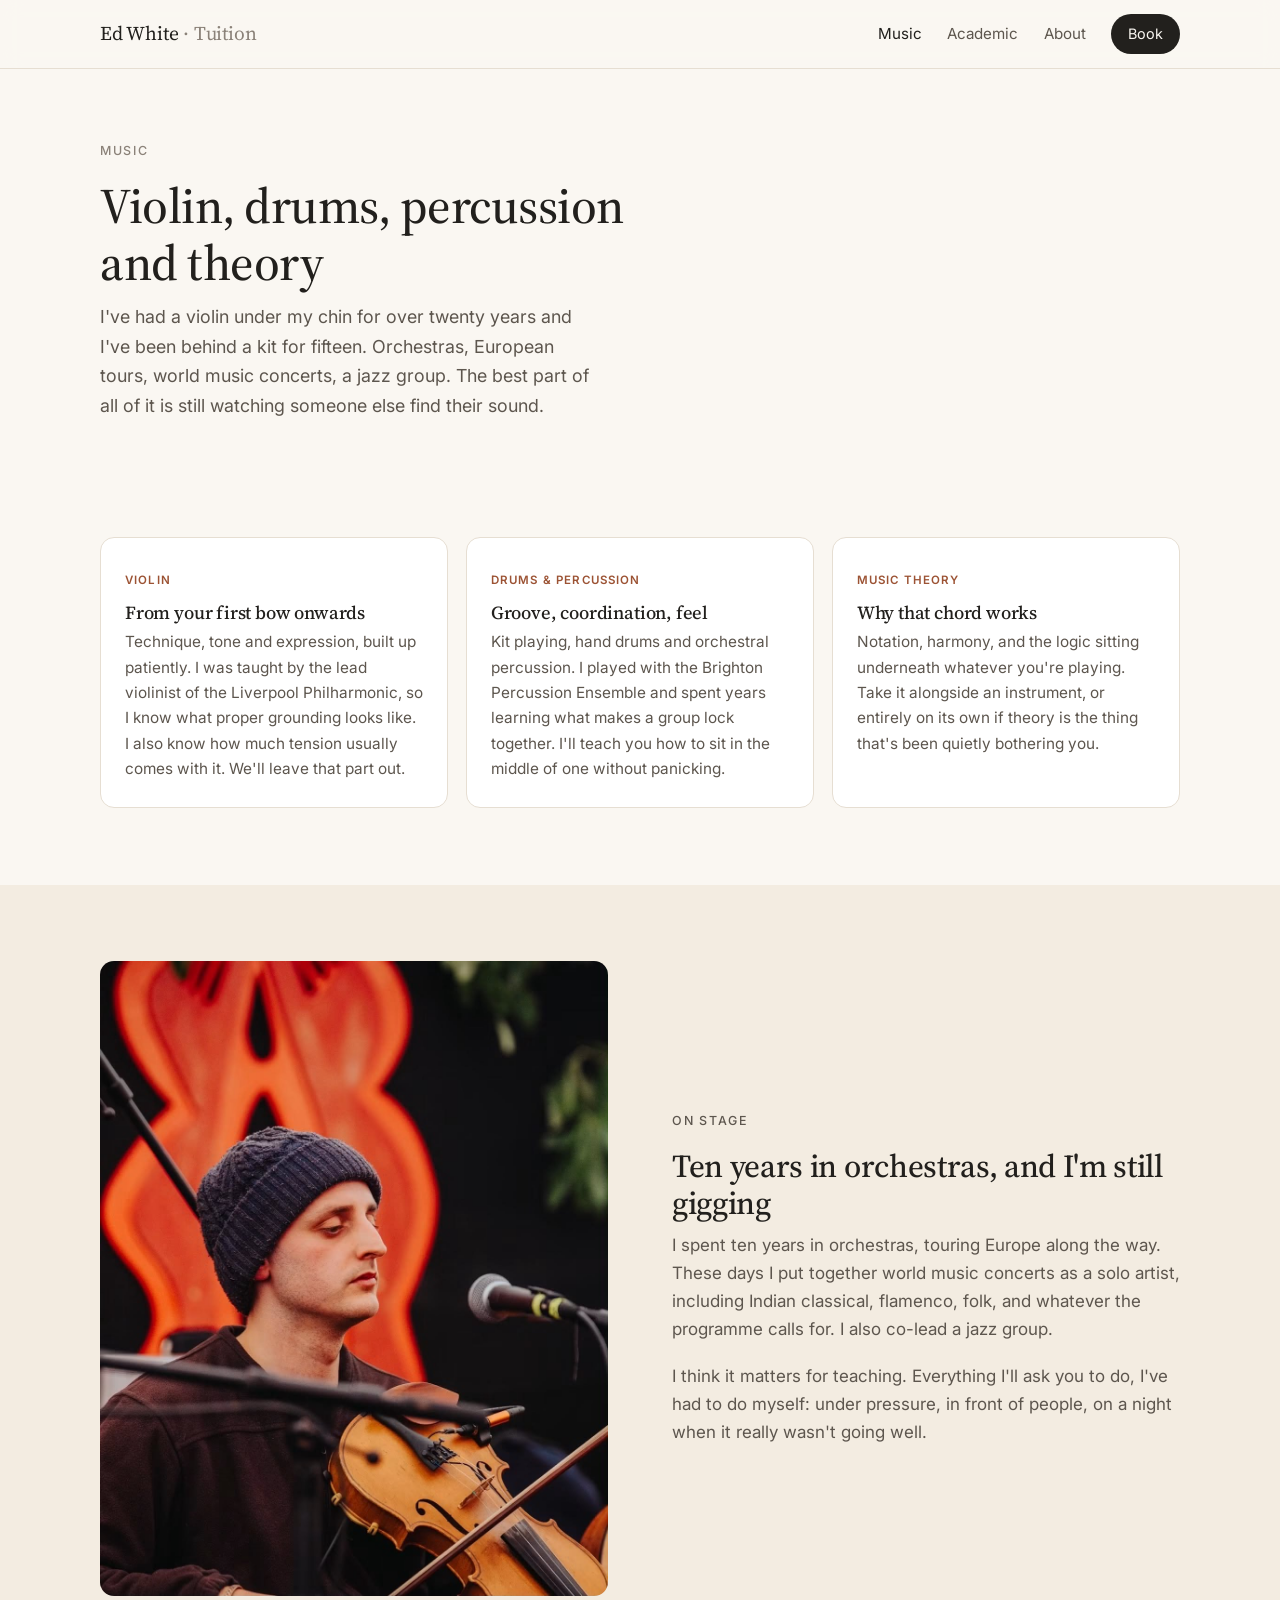
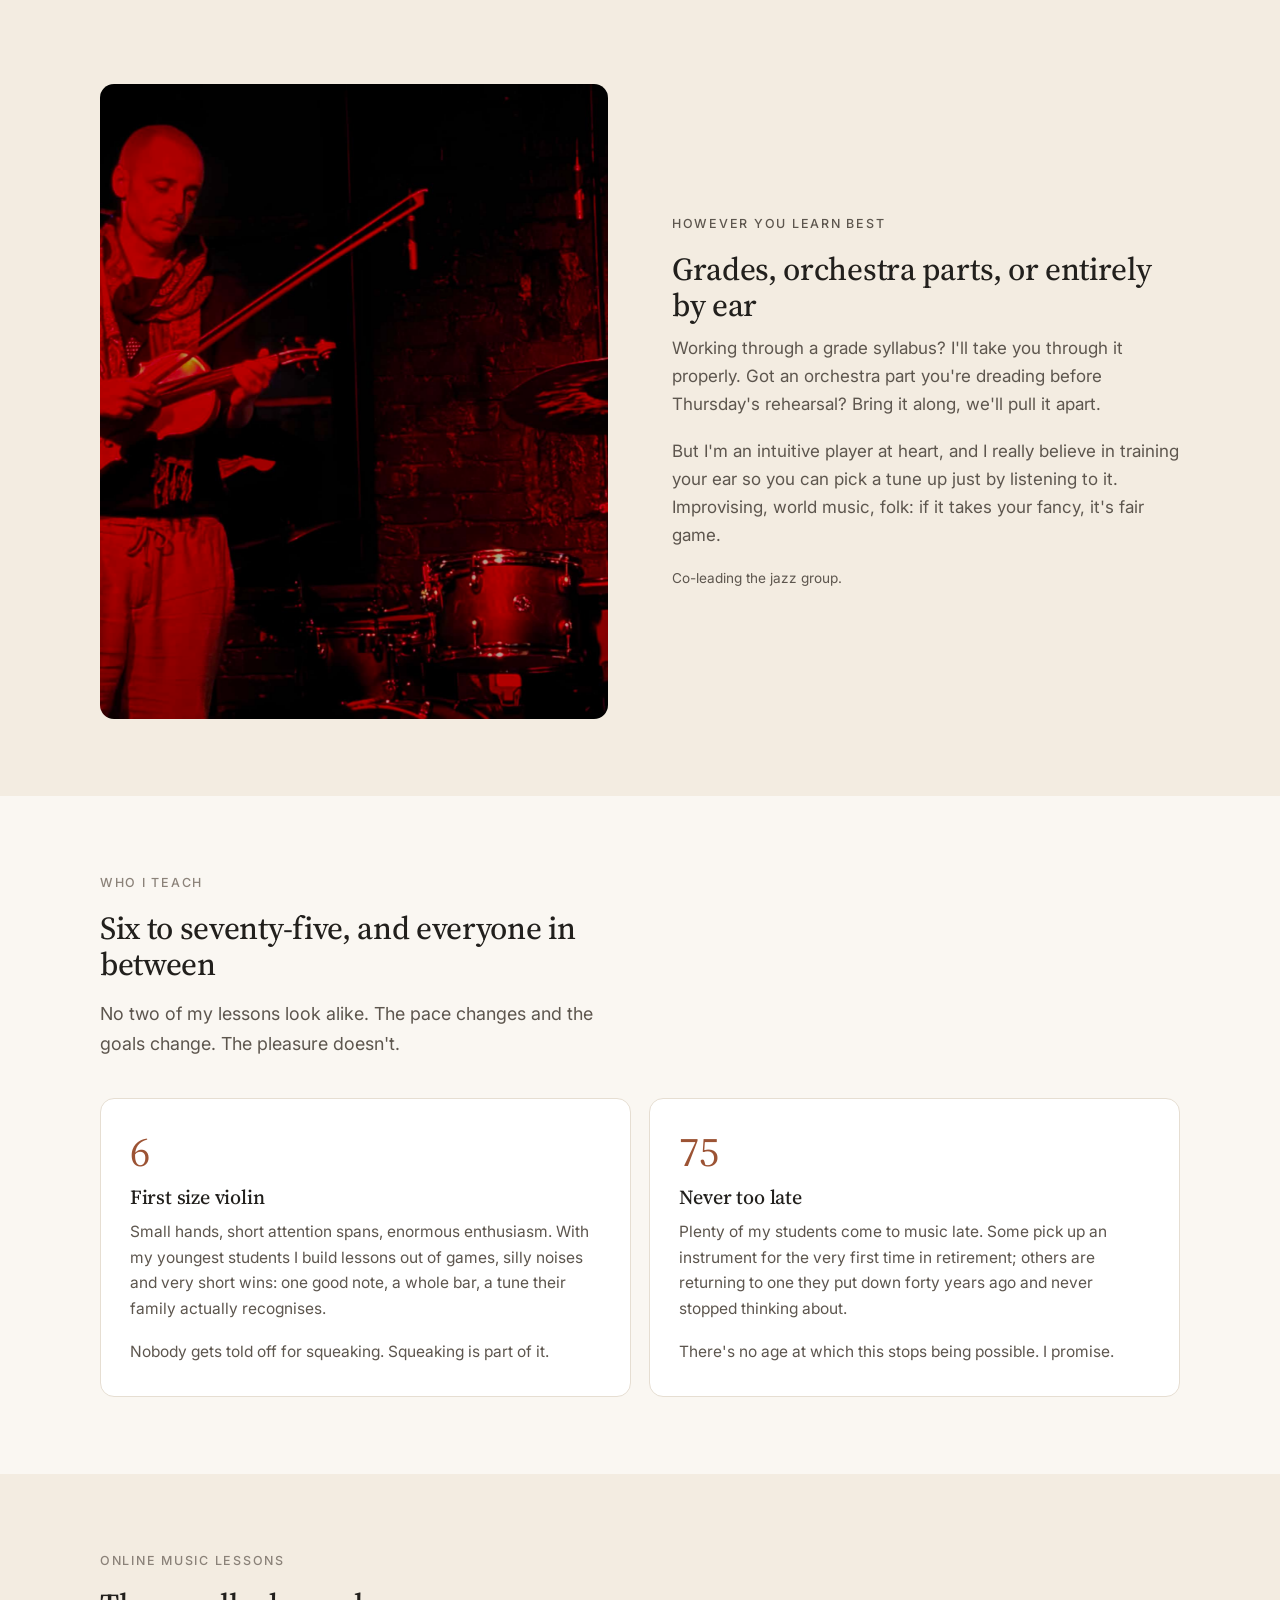
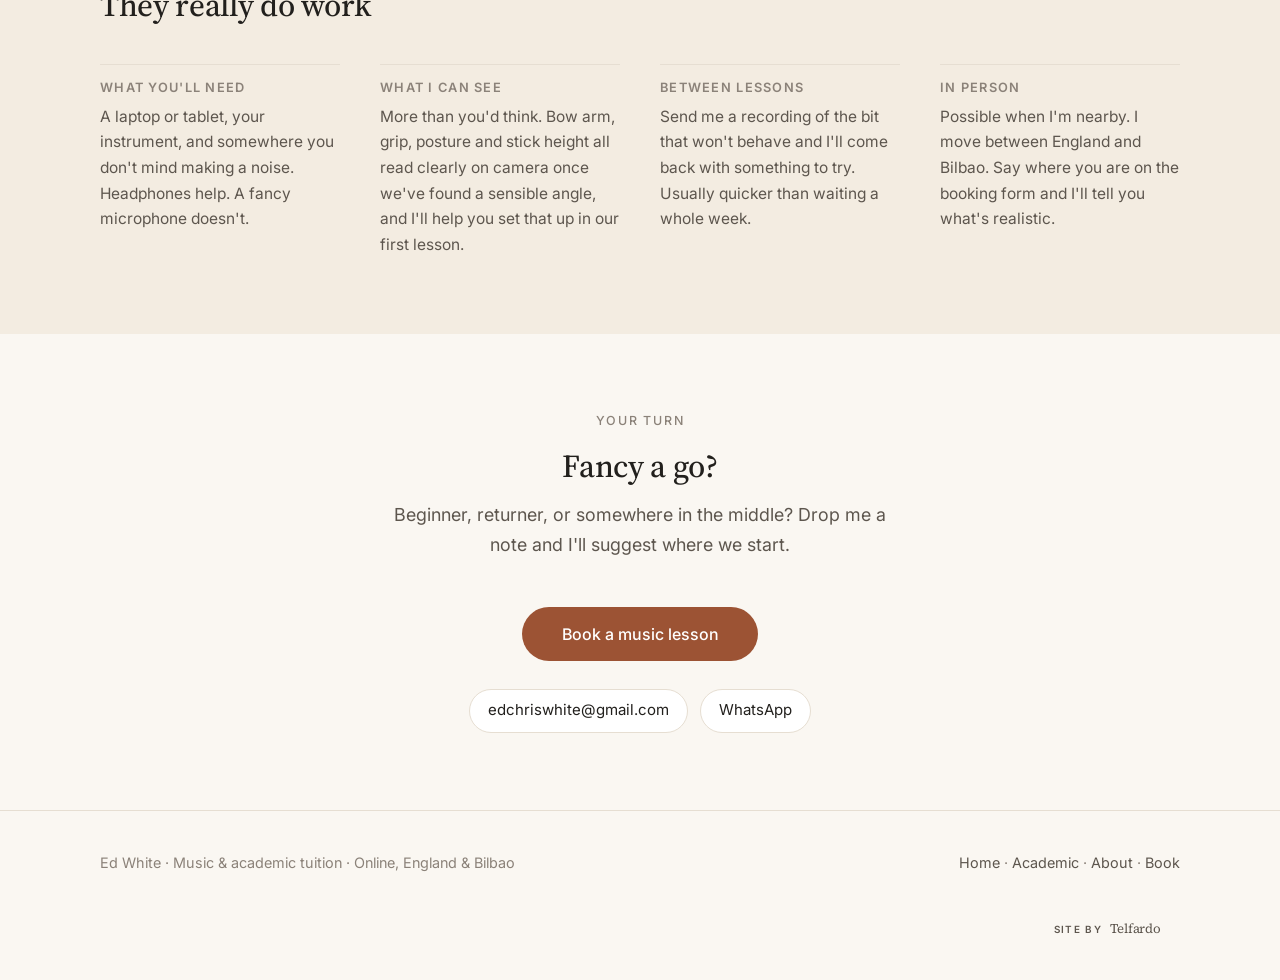
<file: music.html>
<!doctype html>
<html lang="en-GB">
<head>
<meta charset="utf-8">
<meta name="viewport" content="width=device-width, initial-scale=1">
<title>Music Tuition</title>
<meta name="description" content="Violin, drums, percussion and music theory with Ed White. Twenty years of playing, ten in orchestras, world music concerts and a jazz group. Lessons online worldwide.">
<link rel="icon" href="favicon.svg" type="image/svg+xml">
<link rel="preconnect" href="https://fonts.googleapis.com">
<link rel="preconnect" href="https://fonts.gstatic.com" crossorigin>
<link href="https://fonts.googleapis.com/css2?family=Inter:wght@400;500;600&family=Source+Serif+4:opsz,wght@8..60,400;8..60,500&display=swap" rel="stylesheet">
<link rel="stylesheet" href="styles.css">
<link rel="stylesheet" href="admin.css">
<script src="content.js" defer></script>
<script src="admin.js" defer></script>
</head>
<body>

<header class="site-head">
  <div class="wrap">
    <a class="brand" href="index.html">Ed White <span>· Tuition</span></a>
    <nav class="nav">
      <a href="music.html" aria-current="page">Music</a>
      <a href="academic.html">Academic</a>
      <a href="about.html">About</a>
      <a class="btn-sm" href="index.html#book">Book</a>
    </nav>
  </div>
</header>

<main>

  <section class="hero" id="music-top" style="padding-bottom:0">
    <div class="wrap">
      <div class="section-head">
        <p class="eyebrow">Music</p>
        <h1>Violin, drums, percussion and theory</h1>
        <p class="lede">
          I've had a violin under my chin for over twenty years and I've been behind a kit
          for fifteen. Orchestras, European tours, world music concerts, a jazz group. The
          best part of all of it is still watching someone else find their sound.
        </p>
      </div>
    </div>
  </section>

  <section id="music-what">
    <div class="wrap">
      <div class="cards">
        <article class="card">
          <span class="tag">Violin</span>
          <h3>From your first bow onwards</h3>
          <p>
            Technique, tone and expression, built up patiently. I was taught by the lead violinist
            of the Liverpool Philharmonic, so I know what proper grounding looks like. I also
            know how much tension usually comes with it. We'll leave that part out.
          </p>
        </article>
        <article class="card">
          <span class="tag">Drums &amp; percussion</span>
          <h3>Groove, coordination, feel</h3>
          <p>
            Kit playing, hand drums and orchestral percussion. I played with the Brighton
            Percussion Ensemble and spent years learning what makes a group lock together.
            I'll teach you how to sit in the middle of one without panicking.
          </p>
        </article>
        <article class="card">
          <span class="tag">Music theory</span>
          <h3>Why that chord works</h3>
          <p>
            Notation, harmony, and the logic sitting underneath whatever you're playing. Take it
            alongside an instrument, or entirely on its own if theory is the thing that's been
            quietly bothering you.
          </p>
        </article>
      </div>
    </div>
  </section>

  <section id="music-stage" class="section-alt">
    <div class="wrap">

      <article class="story">
        <div class="story-photo photo" data-placeholder="Add images/ed-playing-live.jpeg">
          <img src="images/ed-playing-live.jpeg" alt="Ed White playing the violin on stage in front of a painted backdrop" loading="lazy" onerror="this.parentNode.classList.add('is-empty')">
        </div>
        <div class="story-text">
          <p class="eyebrow">On stage</p>
          <h2>Ten years in orchestras, and I'm still gigging</h2>
          <p>
            I spent ten years in orchestras, touring Europe along the way. These days I put
            together world music concerts as a solo artist, including Indian classical, flamenco, folk,
            and whatever the programme calls for. I also co-lead a jazz group.
          </p>
          <p>
            I think it matters for teaching. Everything I'll ask you to do, I've had to do myself:
            under pressure, in front of people, on a night when it really wasn't going well.
          </p>
        </div>
      </article>

      <article class="story flip">
        <div class="story-text">
          <p class="eyebrow">However you learn best</p>
          <h2>Grades, orchestra parts, or entirely by ear</h2>
          <p>
            Working through a grade syllabus? I'll take you through it properly. Got an orchestra
            part you're dreading before Thursday's rehearsal? Bring it along, we'll pull it apart.
          </p>
          <p>
            But I'm an intuitive player at heart, and I really believe in training your ear so you
            can pick a tune up just by listening to it. Improvising, world music, folk: if it takes
            your fancy, it's fair game.
          </p>
          <p class="caption">Co-leading the jazz group.</p>
        </div>
        <div class="story-photo photo" data-placeholder="Add images/ed-stage-red.jpeg">
          <img src="images/ed-stage-red.jpeg" alt="Ed White playing the violin on a dark stage lit in deep red, beside a drum kit" loading="lazy" onerror="this.parentNode.classList.add('is-empty')">
        </div>
      </article>

    </div>
  </section>

  <section id="music-students">
    <div class="wrap">
      <div class="section-head">
        <p class="eyebrow">Who I teach</p>
        <h2>Six to seventy-five, and everyone in between</h2>
        <p class="lede">No two of my lessons look alike. The pace changes and the goals change. The pleasure doesn't.</p>
      </div>

      <div class="note-cards">
        <article class="note-card">
          <span class="age">6</span>
          <h3>First size violin</h3>
          <p>
            Small hands, short attention spans, enormous enthusiasm. With my youngest students
            I build lessons out of games, silly noises and very short wins: one good note, a
            whole bar, a tune their family actually recognises.
          </p>
          <p>Nobody gets told off for squeaking. Squeaking is part of it.</p>
        </article>

        <article class="note-card">
          <span class="age">75</span>
          <h3>Never too late</h3>
          <p>
            Plenty of my students come to music late. Some pick up an instrument for the very
            first time in retirement; others are returning to one they put down forty years ago
            and never stopped thinking about.
          </p>
          <p>There's no age at which this stops being possible. I promise.</p>
        </article>
      </div>
    </div>
  </section>

  <section id="music-online" class="section-alt">
    <div class="wrap">
      <div class="section-head">
        <p class="eyebrow">Online music lessons</p>
        <h2>They really do work</h2>
      </div>

      <div class="detail-rows">
        <div>
          <h3>What you'll need</h3>
          <p>A laptop or tablet, your instrument, and somewhere you don't mind making a noise. Headphones help. A fancy microphone doesn't.</p>
        </div>
        <div>
          <h3>What I can see</h3>
          <p>More than you'd think. Bow arm, grip, posture and stick height all read clearly on camera once we've found a sensible angle, and I'll help you set that up in our first lesson.</p>
        </div>
        <div>
          <h3>Between lessons</h3>
          <p>Send me a recording of the bit that won't behave and I'll come back with something to try. Usually quicker than waiting a whole week.</p>
        </div>
        <div>
          <h3>In person</h3>
          <p>Possible when I'm nearby. I move between England and Bilbao. Say where you are on the booking form and I'll tell you what's realistic.</p>
        </div>
      </div>
    </div>
  </section>

  <section id="music-cta">
    <div class="wrap cta-band">
      <p class="eyebrow">Your turn</p>
      <h2>Fancy a go?</h2>
      <p class="lede">Beginner, returner, or somewhere in the middle? Drop me a note and I'll suggest where we start.</p>
      <a class="btn btn-primary" href="index.html#book">Book a music lesson</a>
      <div class="contact-strip">
        <a href="mailto:edchriswhite@gmail.com">edchriswhite@gmail.com</a>
        <a href="https://wa.me/447710241930">WhatsApp</a>
      </div>
    </div>
  </section>

</main>

<footer class="site-foot">
  <div class="wrap">
    <p>Ed White · Music &amp; academic tuition · Online, England &amp; Bilbao</p>
    <p><a href="index.html">Home</a> · <a href="academic.html">Academic</a> · <a href="about.html">About</a> · <a href="index.html#book">Book</a></p>
    <p class="credit"><a href="https://telfardo.com" rel="noopener"><span class="swap"><span class="front">Site by</span><span class="back">Need one?</span></span><span class="me">Telfardo</span><span class="swap arrow"><span class="front"></span><span class="back">&rarr;</span></span></a></p>
  </div>
</footer>

<script src="script.js"></script>
</body>
</html>
</file>
<file: styles.css>
/* Ed White Tuition: quiet, warm, unfussy.
   One accent colour, lots of air, no gimmicks. */

:root {
  --paper:      #faf7f2;
  --paper-warm: #f3ece1;
  --card:       #ffffff;
  --ink:        #22201d;
  --ink-soft:   #5d564e;
  --ink-faint:  #8b8279;
  --line:       #e6ded2;
  --accent:     #9c5334;
  --accent-dim: #b8734f;
  --moss:       #4c5c4f;

  --serif: "Source Serif 4", Georgia, "Times New Roman", serif;
  --sans:  "Inter", -apple-system, BlinkMacSystemFont, "Segoe UI", Roboto, Helvetica, Arial, sans-serif;

  --wrap: 1080px;
  --radius: 14px;
}

*, *::before, *::after { box-sizing: border-box; }

html { scroll-behavior: smooth; }

body {
  margin: 0;
  background: var(--paper);
  color: var(--ink);
  font-family: var(--sans);
  font-size: 17px;
  line-height: 1.65;
  -webkit-font-smoothing: antialiased;
}

h1, h2, h3 {
  font-family: var(--serif);
  font-weight: 500;
  line-height: 1.15;
  letter-spacing: -0.01em;
  margin: 0 0 0.5em;
}

h1 { font-size: clamp(2.1rem, 5vw, 3.1rem); }
h2 { font-size: clamp(1.5rem, 3vw, 2rem); }
h3 { font-size: 1.15rem; }

p { margin: 0 0 1.1em; }
p:last-child { margin-bottom: 0; }

a { color: var(--accent); text-decoration-thickness: 1px; text-underline-offset: 3px; }
a:hover { color: var(--ink); }

img { max-width: 100%; display: block; }

.wrap {
  width: min(100% - 2.5rem, var(--wrap));
  margin-inline: auto;
}

.lede {
  font-size: 1.12rem;
  color: var(--ink-soft);
  max-width: 46ch;
}

.eyebrow {
  font-size: 0.78rem;
  letter-spacing: 0.14em;
  text-transform: uppercase;
  color: var(--ink-faint);
  font-weight: 500;
  margin-bottom: 1rem;
}

/* ---------- header ---------- */

.site-head {
  position: sticky;
  top: 0;
  z-index: 20;
  background: rgba(250, 247, 242, 0.88);
  backdrop-filter: blur(10px);
  border-bottom: 1px solid var(--line);
}

.site-head .wrap {
  display: flex;
  align-items: center;
  justify-content: space-between;
  gap: 1.5rem;
  min-height: 68px;
  padding-block: 0.6rem;
  flex-wrap: wrap;
}

.brand {
  font-family: var(--serif);
  font-size: 1.22rem;
  color: var(--ink);
  text-decoration: none;
  letter-spacing: -0.01em;
}
.brand span { color: var(--ink-faint); }

.nav {
  display: flex;
  align-items: center;
  gap: 1.6rem;
  font-size: 0.95rem;
}

.nav a {
  color: var(--ink-soft);
  text-decoration: none;
}
.nav a:hover, .nav a[aria-current="page"] { color: var(--ink); }

.nav .btn-sm {
  background: var(--ink);
  color: var(--paper);
  padding: 0.5rem 1.05rem;
  border-radius: 100px;
  font-size: 0.9rem;
}
.nav .btn-sm:hover { background: var(--accent); color: #fff; }

/* ---------- hero ---------- */

.hero {
  padding: clamp(2.5rem, 6vw, 4.5rem) 0 clamp(3rem, 6vw, 5rem);
}

.hero-grid {
  display: grid;
  grid-template-columns: 1fr 1fr;
  gap: clamp(2rem, 5vw, 4rem);
  align-items: start;
}

.hero h1 { margin-bottom: 0.65rem; }

/* Small portrait sitting beside the page title, deliberately modest and
   square, so there's no crop to go wrong on any screen. */

.hero-intro {
  display: flex;
  align-items: center;
  gap: 1.25rem;
  margin-bottom: 1.5rem;
}

.hero-intro .portrait {
  flex: none;
  width: 132px;
  aspect-ratio: 1;
  border-radius: 14px;
  overflow: hidden;
  background: var(--paper-warm);
}
.hero-intro .portrait img { width: 100%; height: 100%; object-fit: cover; object-position: center 18%; }

.hero-intro .eyebrow { margin-bottom: 0.5rem; }
.hero-intro h1 { margin-bottom: 0; }

.hero-photo {
  margin: 2rem 0 0;
  border-radius: var(--radius);
  overflow: hidden;
  background: var(--paper-warm);
  aspect-ratio: 1 / 1;
}
.hero-photo img { width: 100%; height: 100%; object-fit: cover; object-position: center; }

.facts {
  list-style: none;
  margin: 1.75rem 0 0;
  padding: 0;
  display: grid;
  gap: 0.55rem;
  font-size: 0.98rem;
  color: var(--ink-soft);
}
.facts li { display: flex; gap: 0.7rem; align-items: baseline; }
.facts li::before {
  content: "";
  flex: none;
  width: 6px; height: 6px;
  border-radius: 50%;
  background: var(--accent-dim);
  transform: translateY(-2px);
}

/* ---------- booking form ---------- */

.booking {
  background: var(--card);
  border: 1px solid var(--line);
  border-radius: var(--radius);
  padding: clamp(1.5rem, 3vw, 2.1rem);
  box-shadow: 0 1px 2px rgba(34, 32, 29, 0.03), 0 12px 34px rgba(34, 32, 29, 0.05);
}

.booking h2 { font-size: 1.5rem; margin-bottom: 0.3rem; }
.booking .form-note { font-size: 0.93rem; color: var(--ink-faint); margin-bottom: 1.5rem; }

.quick-contact { margin-bottom: 1.35rem; }
.quick-contact > p {
  margin-bottom: 0.7rem;
  font-size: 0.9rem;
  font-weight: 500;
  color: var(--ink-soft);
}
.quick-contact-actions {
  display: grid;
  grid-template-columns: 1fr 1fr;
  gap: 0.65rem;
}
.quick-contact-actions .btn {
  display: inline-flex;
  align-items: center;
  justify-content: center;
  gap: 0.55rem;
  min-height: 44px;
  padding: 0.65rem 0.75rem;
  font-size: 0.94rem;
  white-space: nowrap;
}
.quick-contact-icon {
  width: 20px;
  height: 20px;
  flex: none;
  fill: none;
  stroke: currentColor;
  stroke-width: 1.7;
  stroke-linecap: round;
  stroke-linejoin: round;
}
.form-divider {
  display: flex;
  align-items: center;
  gap: 0.75rem;
  margin-top: 1.25rem;
  color: var(--ink-faint);
  font-size: 0.8rem;
  white-space: nowrap;
}
.form-divider::before,
.form-divider::after {
  content: "";
  height: 1px;
  flex: 1;
  background: var(--line);
}

.field { margin-bottom: 1.05rem; }
.field-row {
  display: grid;
  grid-template-columns: 1fr 1fr;
  gap: 1rem;
}

label {
  display: block;
  font-size: 0.87rem;
  font-weight: 500;
  color: var(--ink-soft);
  margin-bottom: 0.4rem;
}
label .opt { font-weight: 400; color: var(--ink-faint); }

input[type="text"],
input[type="email"],
input[type="password"],
select,
textarea {
  width: 100%;
  font: inherit;
  font-size: 0.97rem;
  color: var(--ink);
  background: var(--paper);
  border: 1px solid var(--line);
  border-radius: 9px;
  padding: 0.62rem 0.8rem;
  transition: border-color 0.15s ease, box-shadow 0.15s ease, background 0.15s ease;
}

textarea { resize: vertical; min-height: 84px; }

input:focus, select:focus, textarea:focus {
  outline: none;
  background: var(--card);
  border-color: var(--accent-dim);
  box-shadow: 0 0 0 3px rgba(156, 83, 52, 0.13);
}

select {
  appearance: none;
  background-image: url("data:image/svg+xml,%3Csvg xmlns='http://www.w3.org/2000/svg' width='12' height='8' viewBox='0 0 12 8'%3E%3Cpath d='M1 1.5 6 6.5l5-5' fill='none' stroke='%238b8279' stroke-width='1.6' stroke-linecap='round'/%3E%3C/svg%3E");
  background-repeat: no-repeat;
  background-position: right 0.85rem center;
  padding-right: 2.2rem;
}

/* chip choices */

.chips { display: flex; flex-wrap: wrap; gap: 0.45rem; }

.chips input { position: absolute; opacity: 0; pointer-events: none; }

.chips label {
  margin: 0;
  cursor: pointer;
  font-size: 0.9rem;
  font-weight: 400;
  color: var(--ink-soft);
  background: var(--paper);
  border: 1px solid var(--line);
  border-radius: 100px;
  padding: 0.36rem 0.85rem;
  transition: all 0.15s ease;
  user-select: none;
}
.chips label:hover { border-color: var(--accent-dim); color: var(--ink); }

.chips input:checked + label {
  background: var(--accent);
  border-color: var(--accent);
  color: #fff;
}
.chips input:focus-visible + label { box-shadow: 0 0 0 3px rgba(156, 83, 52, 0.2); }

.btn {
  display: inline-block;
  font: inherit;
  font-size: 1rem;
  font-weight: 500;
  border: 1px solid transparent;
  border-radius: 100px;
  padding: 0.78rem 1.6rem;
  cursor: pointer;
  text-decoration: none;
  text-align: center;
  transition: background 0.15s ease, color 0.15s ease, border-color 0.15s ease;
}
.btn:focus-visible {
  outline: 3px solid rgba(156, 83, 52, 0.28);
  outline-offset: 2px;
}

.btn-primary { background: var(--accent); color: #fff; width: 100%; }
.btn-primary:hover { background: #86462b; color: #fff; }

.btn-dark { background: var(--ink); color: var(--paper); }
.btn-dark:hover { background: #3c3733; color: var(--paper); }

.btn-ghost {
  background: transparent;
  color: var(--ink-soft);
  border-color: var(--line);
}
.btn-ghost:hover { border-color: var(--ink); color: var(--ink); }

.form-foot {
  margin-top: 1.1rem;
  font-size: 0.87rem;
  color: var(--ink-faint);
  text-align: center;
}

/* message preview */

.preview {
  margin-top: 1.25rem;
  border: 1px solid var(--line);
  border-radius: 11px;
  background: var(--paper-warm);
  padding: 1.1rem 1.2rem;
}
.preview[hidden] { display: none; }
.preview h3 { font-family: var(--sans); font-size: 0.82rem; letter-spacing: 0.1em; text-transform: uppercase; color: var(--ink-faint); font-weight: 600; }
.preview pre {
  margin: 0 0 1rem;
  font-family: var(--sans);
  font-size: 0.93rem;
  line-height: 1.6;
  color: var(--ink-soft);
  white-space: pre-wrap;
  word-wrap: break-word;
}
.preview-actions { display: flex; gap: 0.6rem; flex-wrap: wrap; }
.preview-actions .btn { flex: 1; min-width: 148px; padding-block: 0.6rem; font-size: 0.94rem; }
.preview-actions .btn-primary { width: auto; }
.preview-actions .btn-ghost { flex-basis: 100%; }

.preview-hint {
  margin: 0.9rem 0 0;
  font-size: 0.84rem;
  line-height: 1.5;
  color: var(--ink-faint);
}
.preview-hint + .preview-hint {
  margin-top: 0.55rem;
  padding-top: 0.55rem;
  border-top: 1px solid var(--line);
}

/* Fields that only appear once a relevant option is chosen. */

.field-reveal {
  background: var(--paper-warm);
  border: 1px solid var(--line);
  border-radius: 10px;
  padding: 0.9rem 1rem 1rem;
  margin: -0.2rem 0 1.25rem;
}
.field-reveal[hidden] { display: none; }
.field-reveal .field:last-child { margin-bottom: 0; }
.field-reveal input { background: var(--card); }

.reveal-note {
  font-size: 0.85rem;
  line-height: 1.55;
  color: var(--ink-soft);
  margin: 0 0 0.85rem;
}

/* ---------- sections ---------- */

section { padding-block: clamp(3rem, 6vw, 5rem); }

.section-alt { background: var(--paper-warm); }

.section-head { max-width: 52ch; margin-bottom: 2.5rem; }

.cards {
  display: grid;
  grid-template-columns: repeat(auto-fit, minmax(258px, 1fr));
  gap: 1.1rem;
}

.card {
  background: var(--card);
  border: 1px solid var(--line);
  border-radius: var(--radius);
  padding: 1.6rem 1.5rem;
}
.section-alt .card { background: var(--paper); }

.card h3 { margin-bottom: 0.4rem; }
.card p { font-size: 0.96rem; color: var(--ink-soft); }

.card .tag {
  display: inline-block;
  font-size: 0.72rem;
  letter-spacing: 0.1em;
  text-transform: uppercase;
  color: var(--accent);
  font-weight: 600;
  margin-bottom: 0.75rem;
}
.card .tag.academic { color: var(--moss); }

/* about */

.about-grid {
  display: grid;
  grid-template-columns: 0.85fr 1fr;
  gap: clamp(2rem, 5vw, 3.5rem);
  align-items: center;
}

.about-photo {
  border-radius: var(--radius);
  overflow: hidden;
  background: var(--paper-warm);
  aspect-ratio: 3 / 4;
}
.about-photo img { width: 100%; height: 100%; object-fit: cover; }

/* pull quote */

.quote {
  border-left: 2px solid var(--accent-dim);
  padding-left: 1.5rem;
  margin: 2rem 0 0;
  font-family: var(--serif);
  font-size: 1.25rem;
  line-height: 1.45;
  color: var(--ink);
}

/* ---------- photo story page ---------- */

.story {
  display: grid;
  grid-template-columns: 1fr 1fr;
  gap: clamp(2rem, 5vw, 4rem);
  align-items: center;
  margin-bottom: clamp(3rem, 7vw, 5.5rem);
}
.story:last-child { margin-bottom: 0; }
.story.flip .story-text { order: 2; }

.story-photo {
  border-radius: var(--radius);
  overflow: hidden;
  background: var(--paper-warm);
  aspect-ratio: 4 / 5;
}
.story-photo img { width: 100%; height: 100%; object-fit: cover; }

.story-text h2 { margin-bottom: 0.6rem; }
.story-text p { color: var(--ink-soft); }

.caption {
  margin-top: 0.9rem;
  font-size: 0.85rem;
  color: var(--ink-faint);
}

/* graceful placeholder when a photo file isn't there yet */

.photo.is-empty {
  display: grid;
  place-items: center;
  background:
    repeating-linear-gradient(
      -45deg,
      var(--paper-warm) 0 14px,
      #efe7da 14px 28px
    );
  border: 1px dashed #d8cdbd;
}
.photo.is-empty img { display: none; }
.photo.is-empty::after {
  content: "♪  " attr(data-placeholder);
  font-size: 0.84rem;
  color: #9a9086;
  text-align: center;
  padding: 1.5rem;
  max-width: 26ch;
  line-height: 1.55;
  background: rgba(250, 247, 242, 0.82);
  border-radius: 8px;
}

/* ---------- pickable subject cards ---------- */

/* ---------- how it works ---------- */

.steps {
  list-style: none;
  counter-reset: step;
  margin: 0;
  padding: 0;
  display: grid;
  grid-template-columns: repeat(auto-fit, minmax(240px, 1fr));
  gap: 1.75rem;
}

.steps li {
  counter-increment: step;
  padding-top: 1.1rem;
  border-top: 2px solid var(--line);
}

.steps li::before {
  content: counter(step);
  display: block;
  font-family: var(--serif);
  font-size: 1.45rem;
  color: var(--accent);
  margin-bottom: 0.35rem;
}

.steps h3 { font-size: 1.05rem; margin-bottom: 0.3rem; }
.steps p { font-size: 0.95rem; color: var(--ink-soft); margin: 0; }

/* ---------- practical detail rows ---------- */

.detail-rows {
  display: grid;
  grid-template-columns: repeat(auto-fit, minmax(230px, 1fr));
  gap: 1.5rem 2.5rem;
}

.detail-rows > div { border-top: 1px solid var(--line); padding-top: 1rem; }
.detail-rows h3 { font-family: var(--sans); font-size: 0.8rem; letter-spacing: 0.1em; text-transform: uppercase; color: var(--ink-faint); font-weight: 600; margin-bottom: 0.5rem; }
.detail-rows p { font-size: 0.97rem; color: var(--ink-soft); margin: 0; }

/* ---------- closing call to action ---------- */

.cta-band { text-align: center; }
.cta-band .lede { margin-inline: auto; }
.cta-band .contact-strip { justify-content: center; }
.cta-band .btn { margin-top: 1.75rem; }
.cta-band .btn-primary { width: auto; padding-inline: 2.4rem; }

/* ---------- student note cards (stand-ins until lesson photos exist) ---------- */

.note-cards {
  display: grid;
  grid-template-columns: 1fr 1fr;
  gap: 1.1rem;
}

.note-card {
  background: var(--card);
  border: 1px solid var(--line);
  border-radius: var(--radius);
  padding: 2rem 1.8rem;
}

.note-card .age {
  display: block;
  font-family: var(--serif);
  font-size: 2.6rem;
  line-height: 1;
  color: var(--accent);
  margin-bottom: 0.85rem;
}

.note-card h3 {
  font-size: 1.25rem;
  margin-bottom: 0.6rem;
}

.note-card p {
  font-size: 0.97rem;
  color: var(--ink-soft);
}

/* ---------- long-form prose ---------- */

.prose {
  max-width: 62ch;
}

.prose h2 {
  margin-top: 2.75rem;
  margin-bottom: 0.9rem;
}
.prose h2:first-child { margin-top: 0; }

.prose p { color: var(--ink-soft); }

.prose > .quote { max-width: none; }

.prose-split {
  display: grid;
  grid-template-columns: 1fr 1.55fr;
  gap: clamp(2rem, 5vw, 4rem);
  align-items: start;
}

.prose-aside {
  position: sticky;
  top: 100px;
}

.prose-aside .photo {
  border-radius: var(--radius);
  overflow: hidden;
  background: var(--paper-warm);
  aspect-ratio: 3 / 4;
  margin-bottom: 1.25rem;
}
.prose-aside .photo img { width: 100%; height: 100%; object-fit: cover; }

.credentials {
  list-style: none;
  margin: 0;
  padding: 0;
  display: grid;
  gap: 0.9rem;
  font-size: 0.93rem;
}
.credentials li {
  border-top: 1px solid var(--line);
  padding-top: 0.9rem;
  color: var(--ink-soft);
}
.credentials strong {
  display: block;
  font-weight: 500;
  color: var(--ink);
}

/* ---------- contact strip ---------- */

.contact-strip {
  display: flex;
  flex-wrap: wrap;
  gap: 0.7rem;
  margin-top: 1.75rem;
}

.contact-strip a {
  display: inline-flex;
  align-items: center;
  gap: 0.5rem;
  background: var(--card);
  border: 1px solid var(--line);
  border-radius: 100px;
  padding: 0.55rem 1.15rem;
  font-size: 0.94rem;
  color: var(--ink);
  text-decoration: none;
}
.contact-strip a:hover { border-color: var(--accent-dim); color: var(--accent); }

/* ---------- footer ---------- */

.site-foot {
  border-top: 1px solid var(--line);
  padding-block: 2.5rem;
  font-size: 0.9rem;
  color: var(--ink-faint);
}
.site-foot .wrap {
  display: flex;
  justify-content: space-between;
  gap: 1.5rem;
  flex-wrap: wrap;
}
.site-foot a { color: var(--ink-soft); text-decoration: none; }
.site-foot a:hover { color: var(--accent); }

.site-foot .wrap > p { margin-bottom: 0; }

/* ---------- footer credit ----------
   Hovering flips "Site by" over to "Need one?" and turns up an arrow.
   Telfardo sits outside both flipping boxes, so the name cannot vanish
   mid-animation however the flip is timed.

   Both faces are stacked in one grid cell, so each box is always as wide
   as its wider face. Without that, swapping "Site by" for the longer
   "Need one?" would change the width and shove the line sideways as it
   turned. */

.site-foot .credit {
  flex: 0 0 100%;
  margin-top: 1.1rem;
  text-align: right;
}
.site-foot .credit a {
  display: inline-flex;
  align-items: baseline;
  gap: 0.55em;
}

.site-foot .credit .me {
  font-family: var(--serif);
  font-size: 0.82rem;
  letter-spacing: -0.01em;
  color: var(--ink-soft);
  transition: color 0.5s ease;
}
.site-foot .credit a:hover .me,
.site-foot .credit a:focus-visible .me { color: var(--ink); }

.site-foot .credit .swap {
  display: inline-grid;
  align-items: baseline;
  transform-style: preserve-3d;
  perspective: 600px;
  /* The delay means brushing past on the way to a nav link doesn't set it off. */
  transition: transform 0.8s cubic-bezier(0.4, 0, 0.2, 1) 0.12s;
}
.site-foot .credit .swap > * {
  grid-area: 1 / 1;
  backface-visibility: hidden;
  font-size: 0.62rem;
  font-weight: 600;
  text-transform: uppercase;
  letter-spacing: 0.14em;
  color: var(--ink-soft);
}
.site-foot .credit .swap > .back {
  transform: rotateX(180deg);
  color: var(--accent);
}
.site-foot .credit .arrow > * { font-size: 0.75rem; letter-spacing: 0; }

.site-foot .credit a:hover .swap,
.site-foot .credit a:focus-visible .swap { transform: rotateX(180deg); }

@media (prefers-reduced-motion: reduce) {
  .site-foot .credit .swap { transition: none; }
}

/* ---------- responsive ---------- */

@media (max-width: 860px) {
  .hero-grid,
  .about-grid,
  .prose-split,
  .story { grid-template-columns: 1fr; }

  .prose-aside { position: static; }
  .prose-aside .photo { max-width: 340px; }

  /* Once the sidebar stacks it stops being a glanceable margin note and
     turns into a long list between the photo and the prose. */
  .credentials { display: none; }
  .note-cards { grid-template-columns: 1fr; }

  .story.flip .story-text { order: 0; }

  .about-photo { max-width: 380px; }

  .hero-photo { aspect-ratio: 16 / 10; }

  .hero-intro { gap: 1rem; }
  .hero-intro .portrait { width: 92px; border-radius: 12px; }

  .nav { gap: 1.1rem; font-size: 0.92rem; }
}

@media (max-width: 520px) {
  body { font-size: 16px; }
  .quick-contact-actions .btn { gap: 0.4rem; padding-inline: 0.65rem; font-size: 0.9rem; }
  .field-row { grid-template-columns: 1fr; gap: 0; }
  .field-row .field { margin-bottom: 1.05rem; }
  .site-head .wrap { min-height: 0; }
}

@media (prefers-reduced-motion: reduce) {
  html { scroll-behavior: auto; }
  * { transition: none !important; }
}
</file>
<file: admin.css>
/* Editor chrome. Only ever seen by whoever is signed in at /admin.html. */

.edw-editing { padding-bottom: 72px; }

.edw-bar {
  position: fixed;
  left: 0; right: 0; bottom: 0;
  z-index: 999;
  display: flex;
  align-items: center;
  gap: 0.5rem;
  flex-wrap: wrap;
  padding: 0.7rem 1rem;
  background: #22201d;
  color: #f3ece1;
  font-family: var(--sans);
  font-size: 0.88rem;
  box-shadow: 0 -4px 20px rgba(0, 0, 0, 0.18);
}

.edw-brand {
  font-weight: 600;
  letter-spacing: 0.08em;
  text-transform: uppercase;
  font-size: 0.72rem;
  color: #b8a998;
  margin-right: 0.35rem;
}

.edw-bar button {
  font: inherit;
  font-size: 0.86rem;
  color: #f3ece1;
  background: rgba(255, 255, 255, 0.09);
  border: 1px solid rgba(255, 255, 255, 0.16);
  border-radius: 100px;
  padding: 0.36rem 0.95rem;
  cursor: pointer;
}
.edw-bar button:hover { background: rgba(255, 255, 255, 0.18); }
.edw-bar button.is-on { background: #b8734f; border-color: #b8734f; color: #fff; }
.edw-bar button.edw-go { background: #9c5334; border-color: #9c5334; }
.edw-bar button.edw-go:hover { background: #b8734f; }

.edw-sep { flex: 1; }

.edw-status { color: #9a8f83; font-size: 0.82rem; }
.edw-status.is-dirty { color: #e8b48f; }

/* text mode */

.edw-editable {
  outline: 1px dashed rgba(156, 83, 52, 0.45);
  outline-offset: 3px;
  border-radius: 3px;
  cursor: text;
}
.edw-editable:focus {
  outline: 2px solid #9c5334;
  background: rgba(255, 255, 255, 0.6);
}

/* photo mode */

.edw-pickable { cursor: pointer; outline: 2px dashed rgba(156, 83, 52, 0.5); outline-offset: 3px; }
.edw-pickable:hover { outline-color: #9c5334; }
.edw-selected { outline: 3px solid #9c5334 !important; }

.edw-panel {
  position: fixed;
  right: 1rem;
  bottom: 84px;
  z-index: 1000;
  width: 260px;
  background: #fff;
  border: 1px solid #e6ded2;
  border-radius: 14px;
  padding: 1.1rem 1.2rem 1rem;
  box-shadow: 0 12px 40px rgba(34, 32, 29, 0.22);
  font-family: var(--sans);
  font-size: 0.88rem;
  color: #22201d;
}

.edw-panel h4 {
  margin: 0 0 0.9rem;
  font-family: var(--sans);
  font-size: 0.72rem;
  letter-spacing: 0.1em;
  text-transform: uppercase;
  color: #8b8279;
}

.edw-panel label {
  display: block;
  margin-bottom: 0.9rem;
  font-size: 0.84rem;
  color: #5d564e;
}
.edw-panel output { float: right; color: #9c5334; font-variant-numeric: tabular-nums; }
.edw-panel input[type="range"] { width: 100%; margin-top: 0.35rem; accent-color: #9c5334; }
.edw-panel select { width: 100%; margin-top: 0.35rem; }

.edw-panel-actions { display: flex; gap: 0.5rem; margin-top: 0.4rem; }
.edw-panel-actions button {
  flex: 1;
  font: inherit;
  font-size: 0.82rem;
  padding: 0.45rem 0.6rem;
  border-radius: 100px;
  border: 1px solid #e6ded2;
  background: #faf7f2;
  color: #22201d;
  cursor: pointer;
}
.edw-panel-actions button.edw-go { background: #9c5334; border-color: #9c5334; color: #fff; }

/* section mode */

.edw-outlined { outline: 2px dashed rgba(76, 92, 79, 0.4); outline-offset: -6px; position: relative; }

.edw-section-tools {
  position: absolute;
  top: 8px; right: 12px;
  z-index: 50;
  display: flex;
  gap: 0.3rem;
}
.edw-section-tools button {
  font: inherit;
  font-size: 0.78rem;
  padding: 0.28rem 0.6rem;
  border-radius: 100px;
  border: 1px solid #d8cdbd;
  background: rgba(255, 255, 255, 0.94);
  color: #22201d;
  cursor: pointer;
}
.edw-section-tools button:hover { border-color: #9c5334; color: #9c5334; }

@media (max-width: 640px) {
  .edw-bar { font-size: 0.8rem; padding: 0.55rem 0.7rem; }
  .edw-panel { right: 0.6rem; left: 0.6rem; width: auto; }
}

/* ---- photo replacement & destructive actions ---- */

.edw-panel .edw-file {
  display: block;
  margin-bottom: 0.9rem;
}
.edw-panel .edw-file input[type="file"] {
  display: block;
  width: 100%;
  margin-top: 0.35rem;
  font: inherit;
  font-size: 0.82rem;
}
.edw-panel .edw-upload-note {
  margin: -0.4rem 0 0.9rem;
  font-size: 0.8rem;
  color: var(--ink-soft);
}
.edw-panel .edw-upload-note[hidden] { display: none; }

.edw-section-tools .edw-danger { color: #a4342a; }
.edw-section-tools .edw-danger:hover { background: #a4342a; border-color: #a4342a; color: #fff; }

/* ---- delete a single block ---- */

.edw-kill {
  position: absolute;
  z-index: 9998;
  width: 20px;
  height: 20px;
  padding: 0;
  line-height: 18px;
  text-align: center;
  font-size: 15px;
  border-radius: 50%;
  border: 1px solid #a4342a;
  background: #fff;
  color: #a4342a;
  cursor: pointer;
  box-shadow: 0 2px 6px rgba(34, 32, 29, 0.18);
}
.edw-kill:hover { background: #a4342a; color: #fff; }
.edw-kill[hidden] { display: none; }

.edw-bar .edw-danger { color: #d98b7f; }
.edw-bar .edw-danger:hover { background: #a4342a; border-color: #a4342a; color: #fff; }

/* ---- in-page confirmation ---- */

.edw-ask {
  position: fixed;
  inset: 0;
  z-index: 10000;
  display: flex;
  align-items: center;
  justify-content: center;
  padding: 1.5rem;
  background: rgba(34, 32, 29, 0.5);
}
.edw-ask-box {
  width: min(100%, 420px);
  background: #fff;
  border-radius: 12px;
  padding: 1.6rem 1.7rem 1.4rem;
  box-shadow: 0 18px 50px rgba(34, 32, 29, 0.3);
}
.edw-ask-box h3 {
  font-family: var(--serif, Georgia, serif);
  font-size: 1.2rem;
  margin: 0 0 0.5rem;
  color: #22201d;
}
.edw-ask-box p {
  margin: 0 0 1.4rem;
  font-size: 0.93rem;
  line-height: 1.55;
  color: #5d564e;
}
.edw-ask-actions {
  display: flex;
  justify-content: flex-end;
  gap: 0.6rem;
}
.edw-ask-actions button {
  font: inherit;
  font-size: 0.9rem;
  padding: 0.5rem 1.1rem;
  border-radius: 100px;
  border: 1px solid #e6ded2;
  background: #fff;
  color: #5d564e;
  cursor: pointer;
}
.edw-ask-actions button:hover { border-color: #b8734f; color: #22201d; }
.edw-ask-actions .edw-go {
  background: #9c5334;
  border-color: #9c5334;
  color: #fff;
}
.edw-ask-actions .edw-go:hover { background: #86462b; color: #fff; }
</file>
